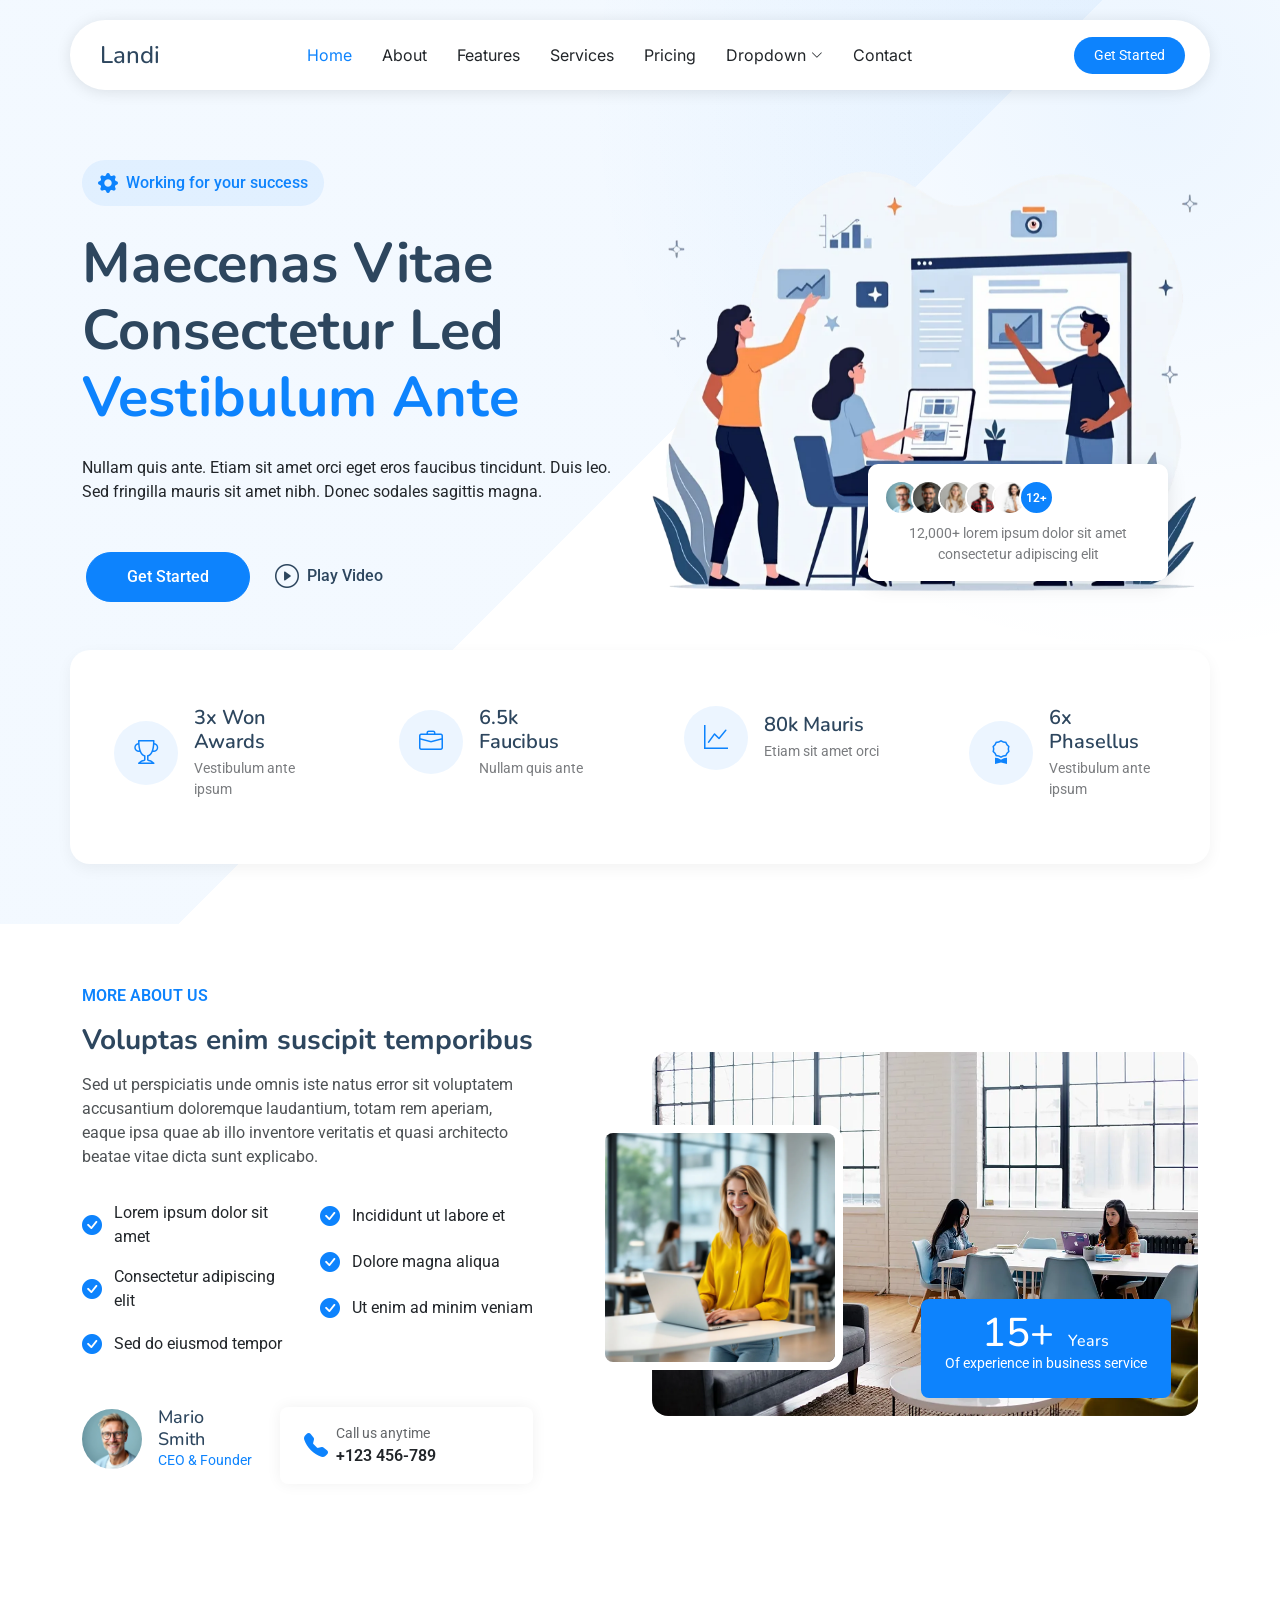
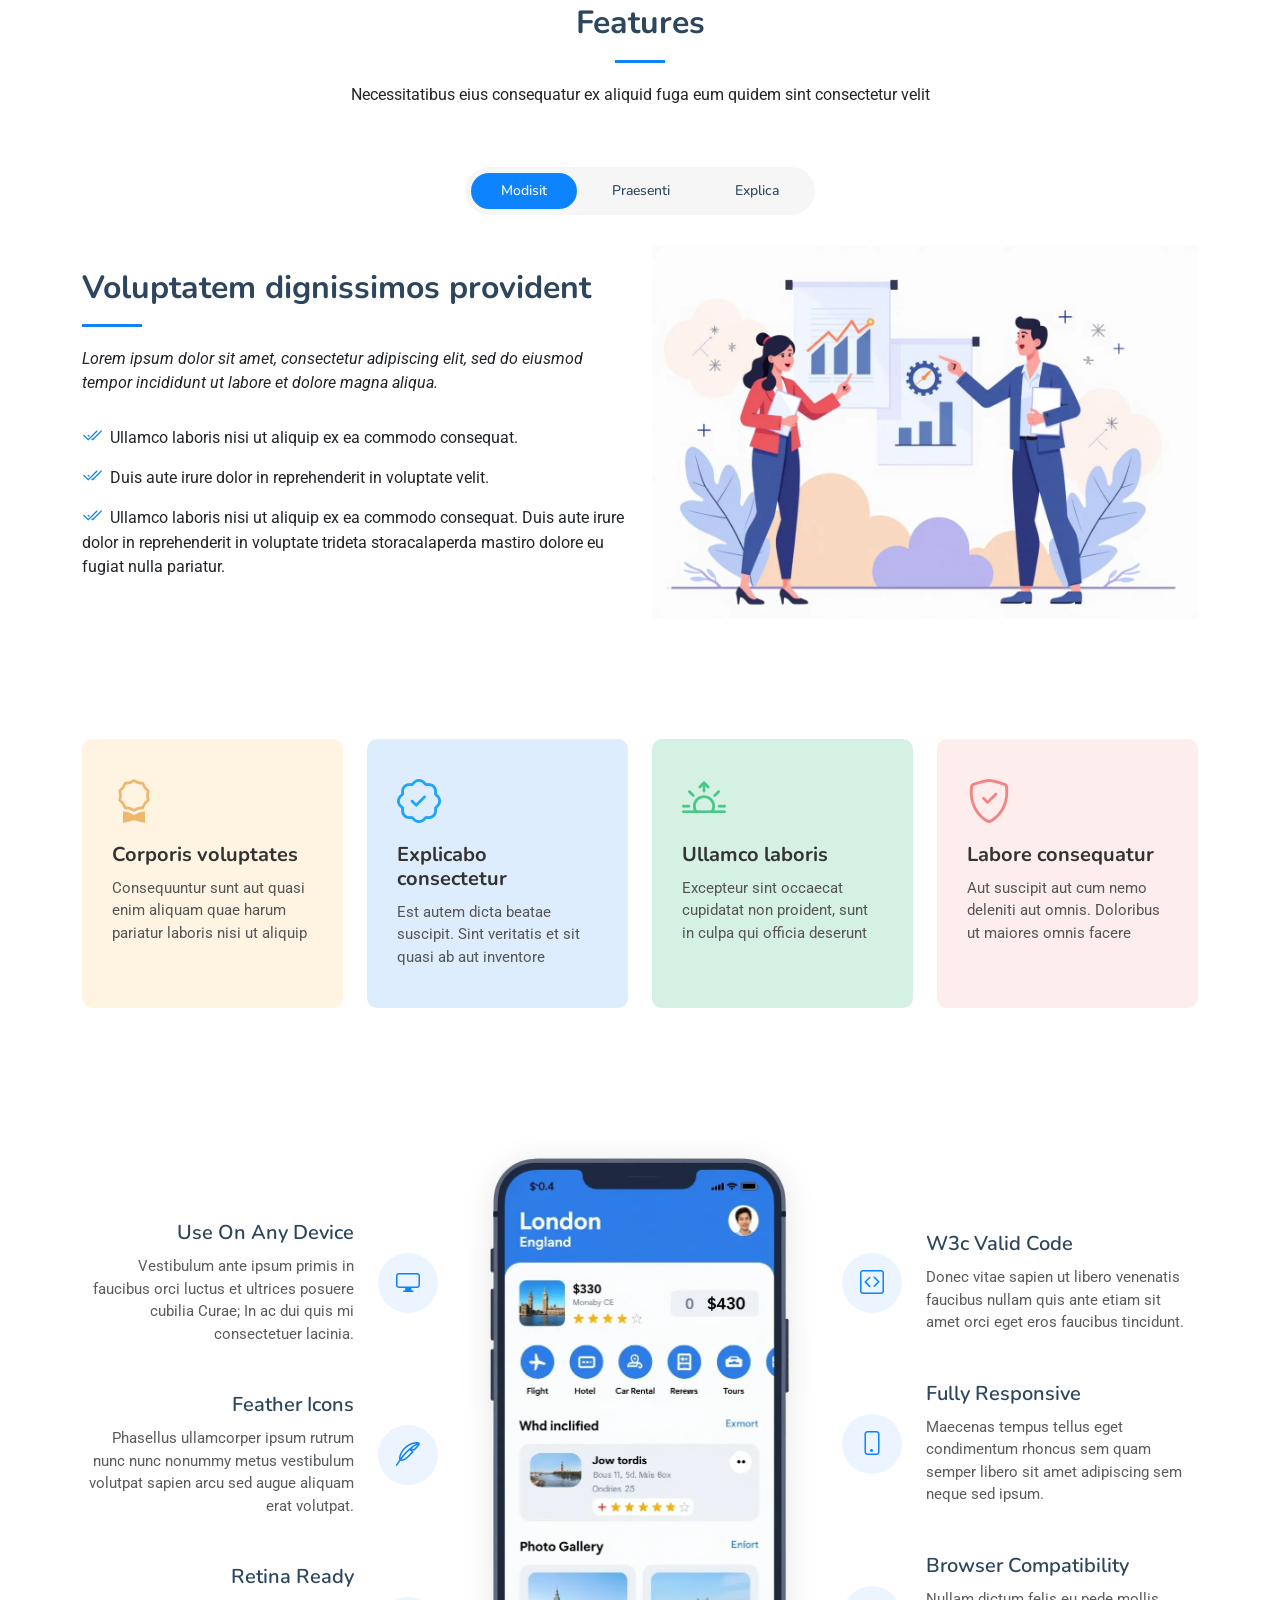
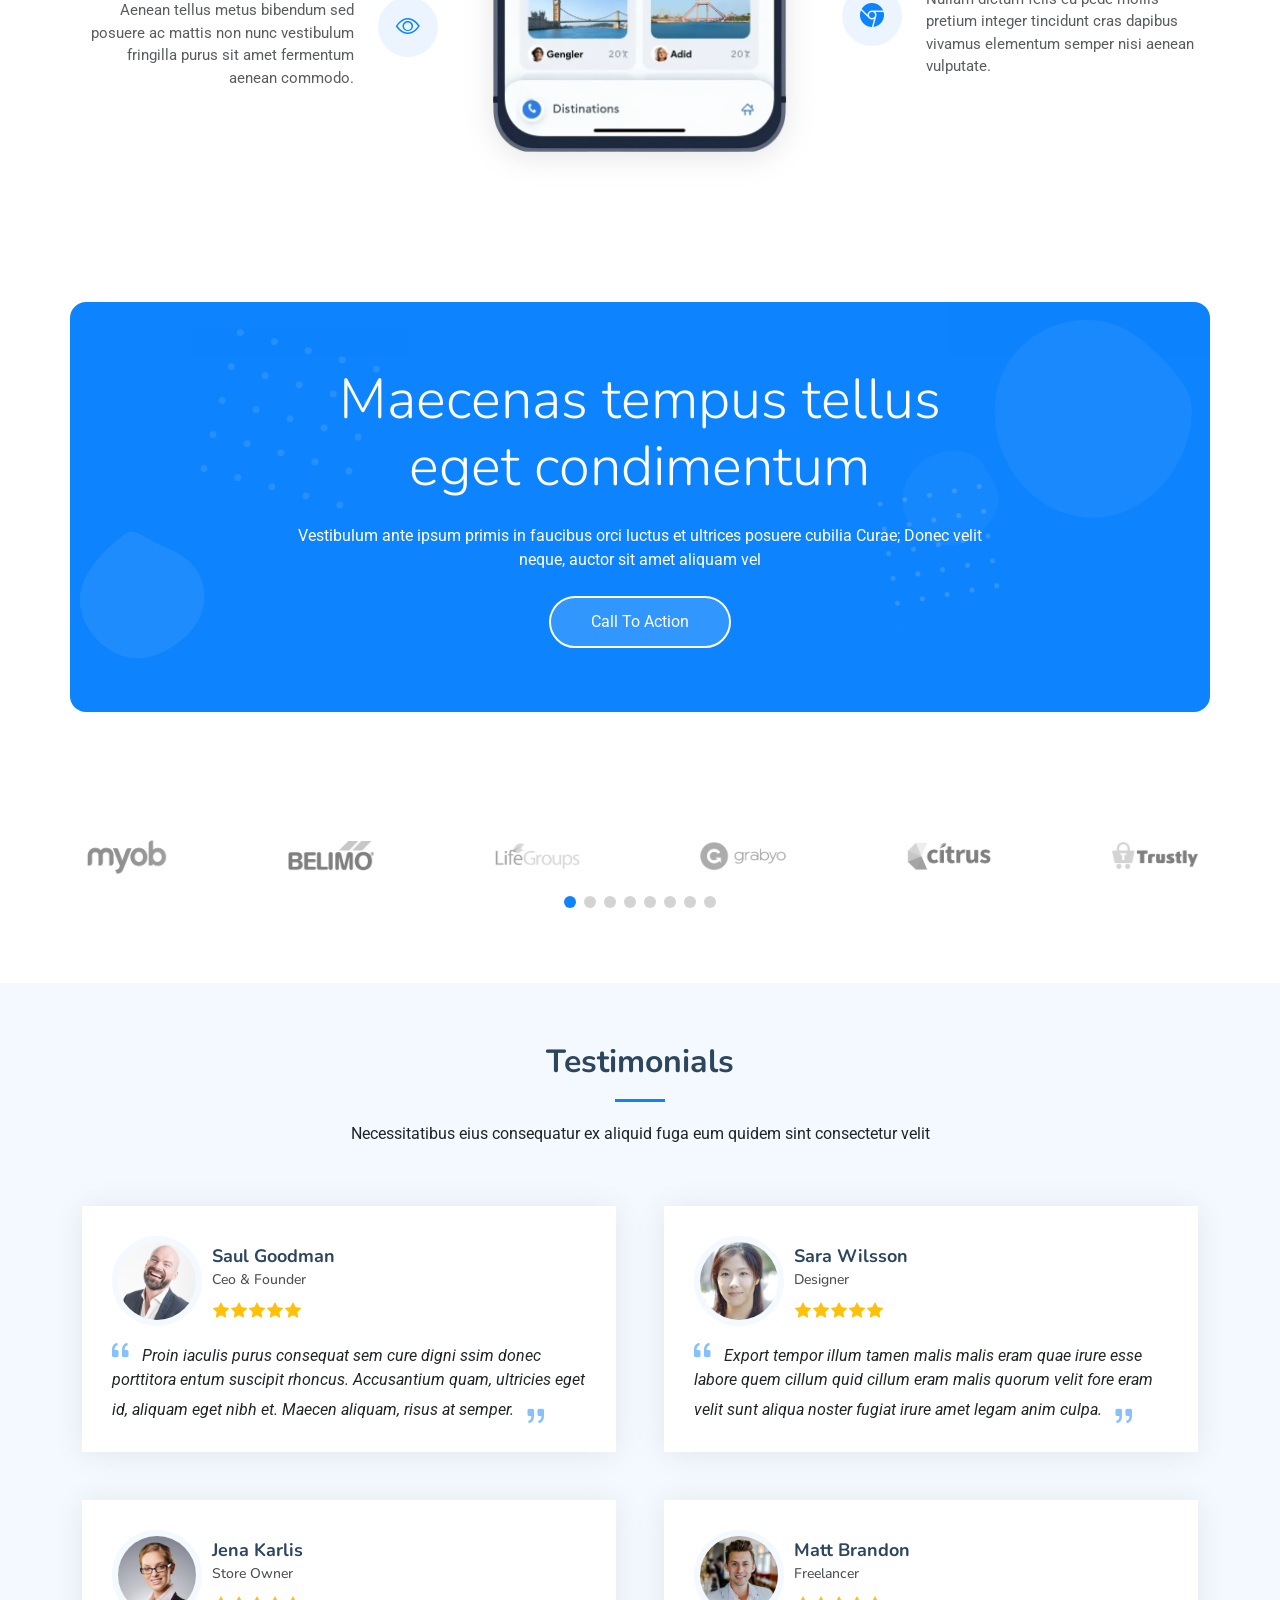
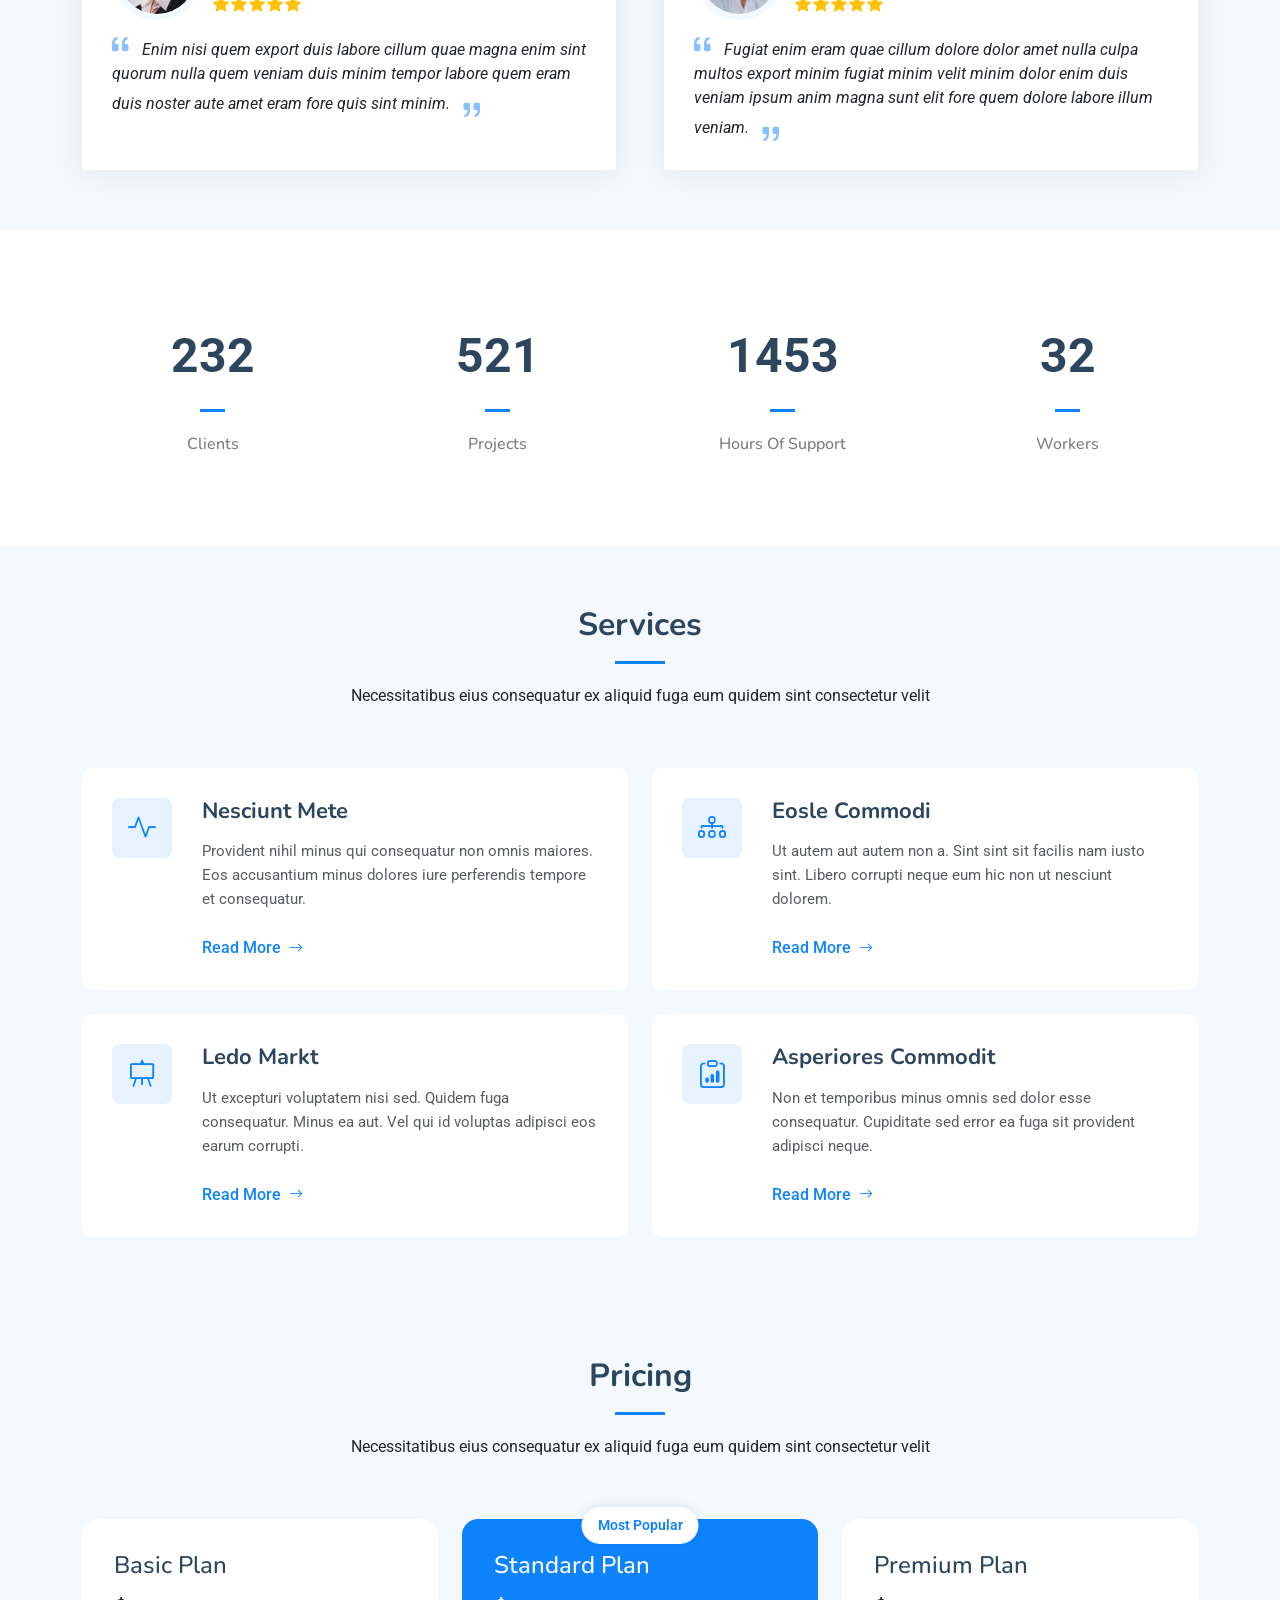
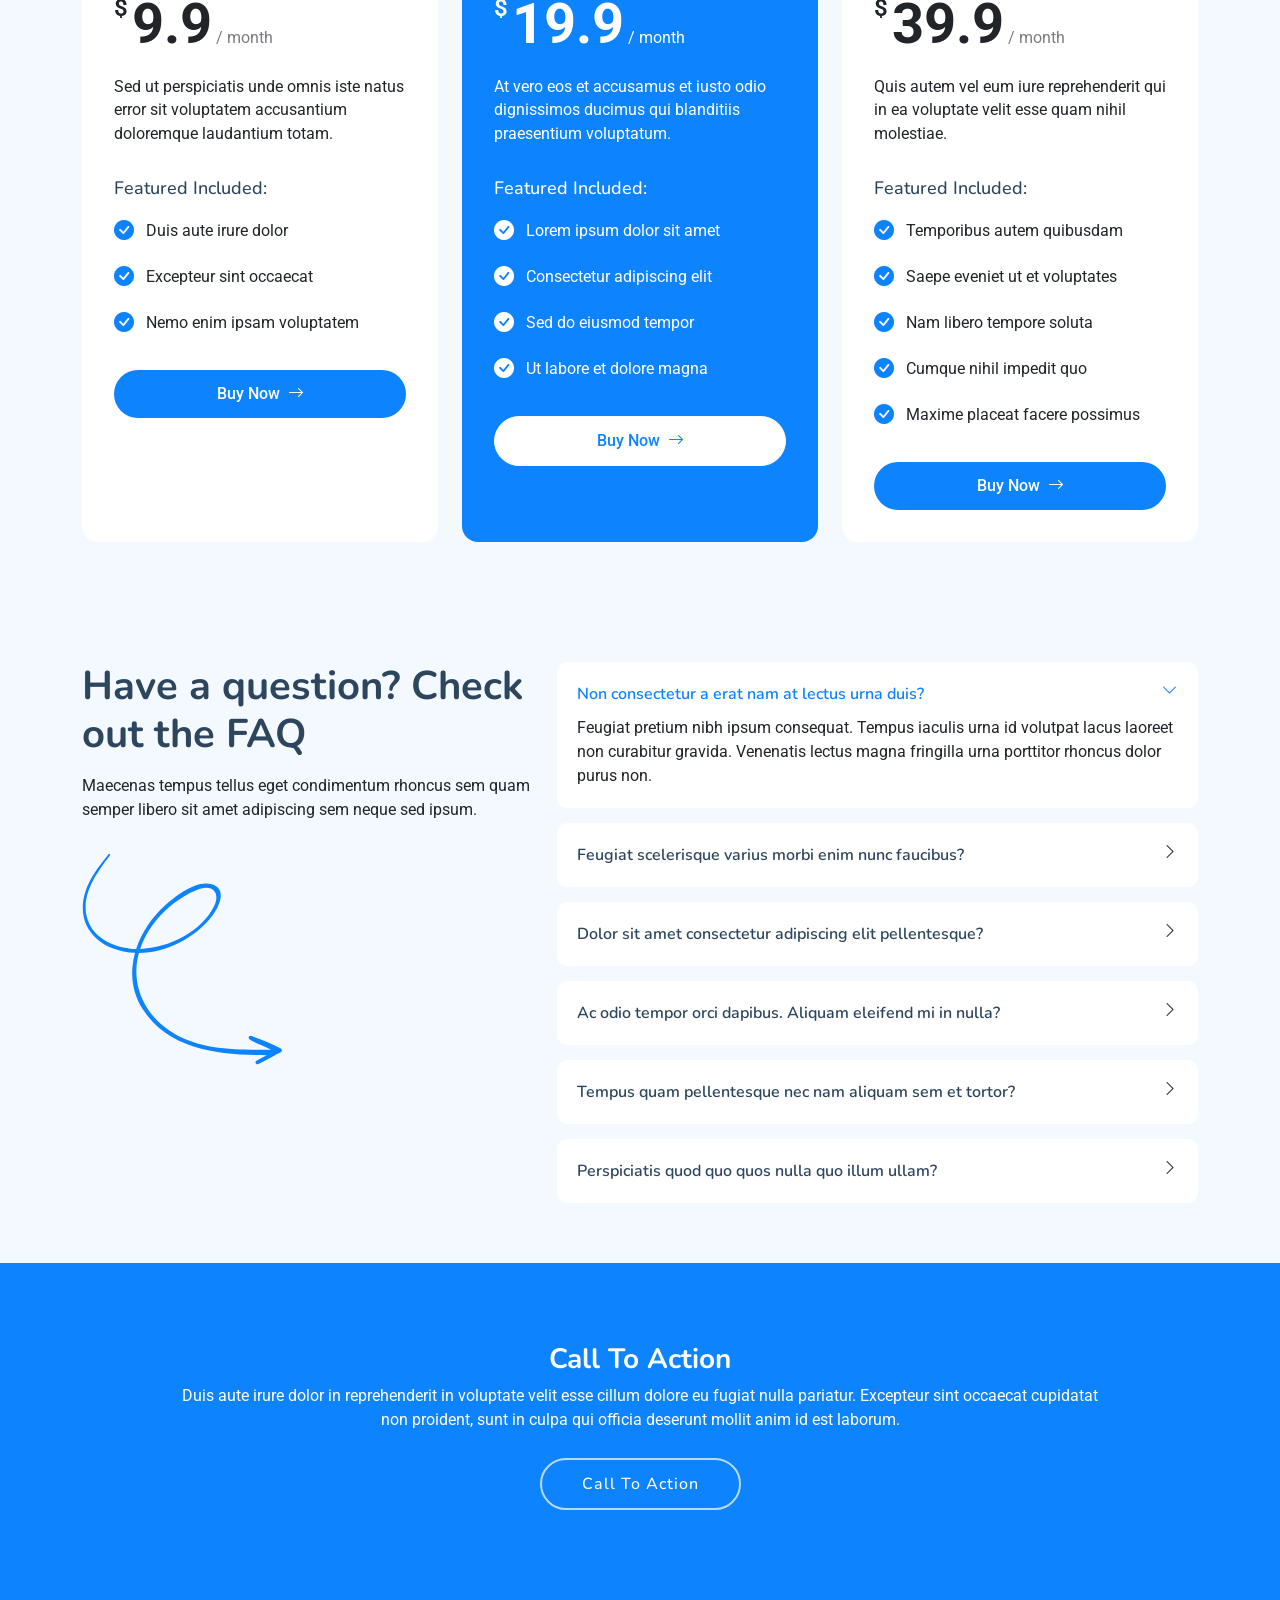
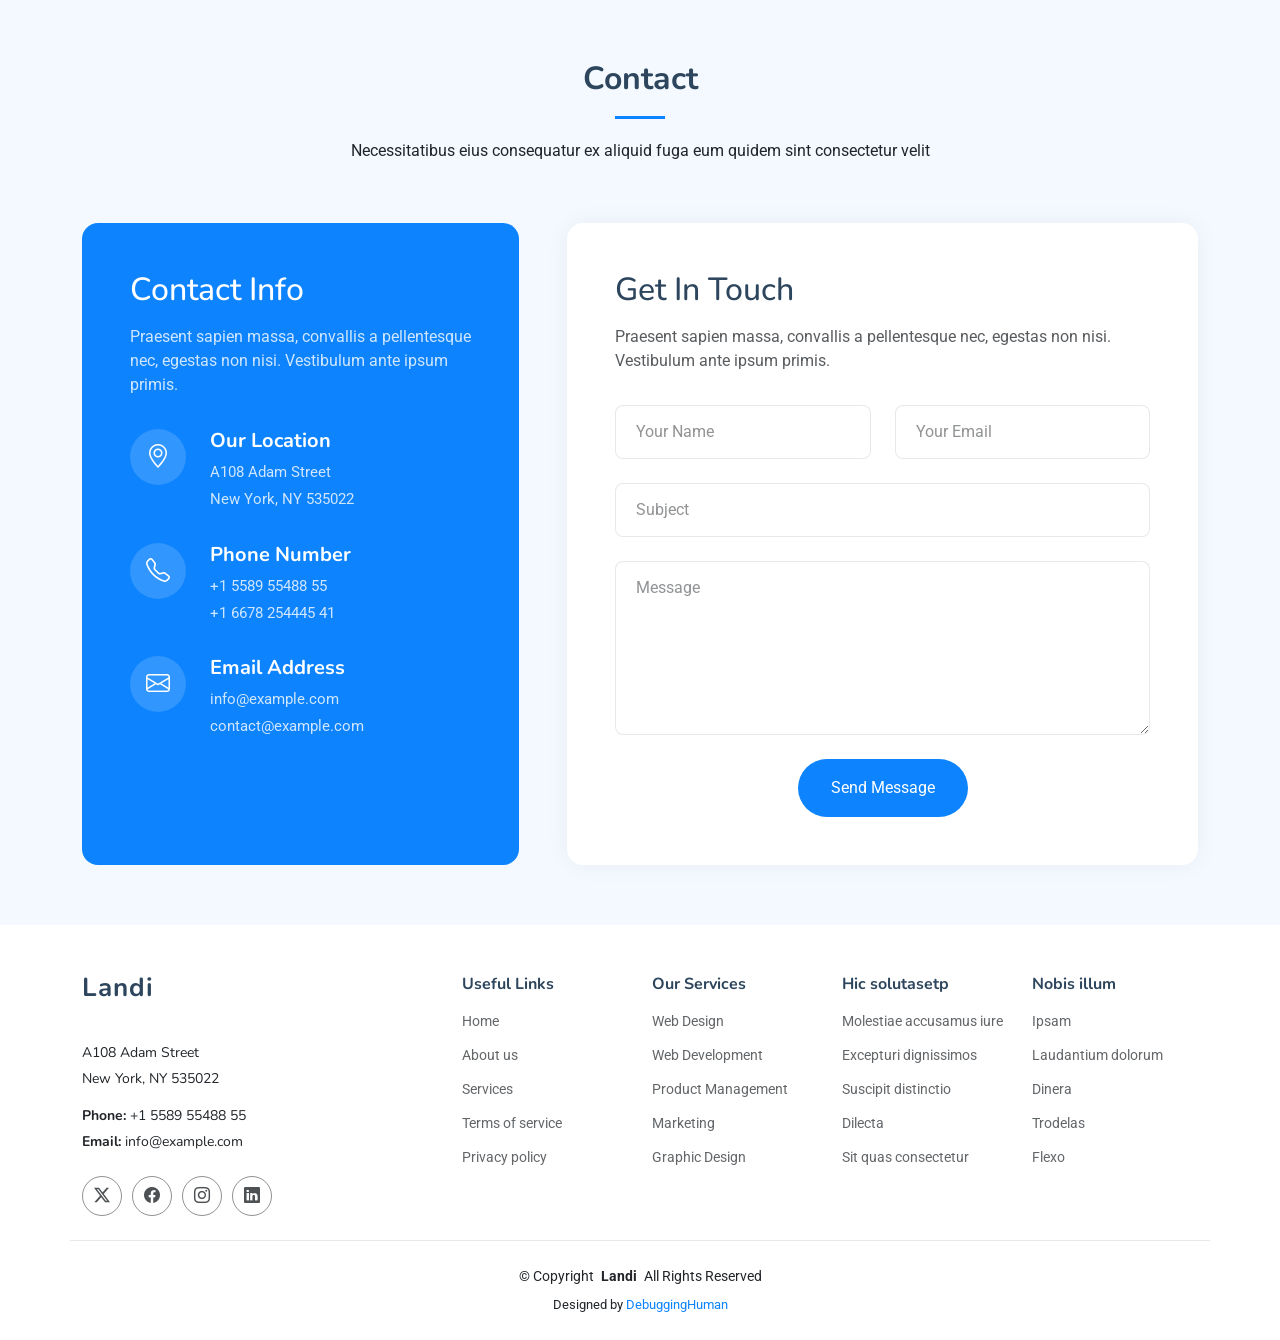
<file: index.html>
<!DOCTYPE html>
<html lang="en">

<head>
  <meta charset="utf-8">
  <meta content="width=device-width, initial-scale=1.0" name="viewport">
  <title>Index - Landi</title>
  <meta name="description" content="">
  <meta name="keywords" content="">

  <!-- Favicons -->
  <link href="assets/img/favicon.png" rel="icon">
  <link href="assets/img/apple-touch-icon.png" rel="apple-touch-icon">

  <!-- Fonts -->
  <link href="https://fonts.googleapis.com" rel="preconnect">
  <link href="https://fonts.gstatic.com" rel="preconnect" crossorigin>
  <link href="https://fonts.googleapis.com/css2?family=Roboto:ital,wght@0,100;0,300;0,400;0,500;0,700;0,900;1,100;1,300;1,400;1,500;1,700;1,900&family=Inter:wght@100;200;300;400;500;600;700;800;900&family=Nunito:ital,wght@0,200;0,300;0,400;0,500;0,600;0,700;0,800;0,900;1,200;1,300;1,400;1,500;1,600;1,700;1,800;1,900&display=swap" rel="stylesheet">

  <!-- Vendor CSS Files -->
  <link href="assets/vendor/bootstrap/css/bootstrap.min.css" rel="stylesheet">
  <link href="assets/vendor/bootstrap-icons/bootstrap-icons.css" rel="stylesheet">
  <link href="assets/vendor/aos/aos.css" rel="stylesheet">
  <link href="assets/vendor/glightbox/css/glightbox.min.css" rel="stylesheet">
  <link href="assets/vendor/swiper/swiper-bundle.min.css" rel="stylesheet">

  <!-- Main CSS File -->
  <link href="assets/css/main.css" rel="stylesheet">
</head>

<body class="index-page">

  <header id="header" class="header d-flex align-items-center fixed-top">
    <div class="header-container container-fluid container-xl position-relative d-flex align-items-center justify-content-between">

      <a href="index.html" class="logo d-flex align-items-center me-auto me-xl-0">
        <!-- Uncomment the line below if you also wish to use an image logo -->
        <!-- <img src="assets/img/logo.png" alt=""> -->
        <h1 class="sitename">Landi</h1>
      </a>

      <nav id="navmenu" class="navmenu">
        <ul>
          <li><a href="#hero" class="active">Home</a></li>
          <li><a href="#about">About</a></li>
          <li><a href="#features">Features</a></li>
          <li><a href="#services">Services</a></li>
          <li><a href="#pricing">Pricing</a></li>
          <li class="dropdown"><a href="#"><span>Dropdown</span> <i class="bi bi-chevron-down toggle-dropdown"></i></a>
            <ul>
              <li><a href="#">Dropdown 1</a></li>
              <li class="dropdown"><a href="#"><span>Deep Dropdown</span> <i class="bi bi-chevron-down toggle-dropdown"></i></a>
                <ul>
                  <li><a href="#">Deep Dropdown 1</a></li>
                  <li><a href="#">Deep Dropdown 2</a></li>
                  <li><a href="#">Deep Dropdown 3</a></li>
                  <li><a href="#">Deep Dropdown 4</a></li>
                  <li><a href="#">Deep Dropdown 5</a></li>
                </ul>
              </li>
              <li><a href="#">Dropdown 2</a></li>
              <li><a href="#">Dropdown 3</a></li>
              <li><a href="#">Dropdown 4</a></li>
            </ul>
          </li>
          <li><a href="#contact">Contact</a></li>
        </ul>
        <i class="mobile-nav-toggle d-xl-none bi bi-list"></i>
      </nav>

      <a class="btn-getstarted" href="index.html#about">Get Started</a>

    </div>
  </header>

  <main class="main">

    <!-- Hero Section -->
    <section id="hero" class="hero section">

      <div class="container" data-aos="fade-up" data-aos-delay="100">

        <div class="row align-items-center">
          <div class="col-lg-6">
            <div class="hero-content" data-aos="fade-up" data-aos-delay="200">
              <div class="company-badge mb-4">
                <i class="bi bi-gear-fill me-2"></i>
                Working for your success
              </div>

              <h1 class="mb-4">
                Maecenas Vitae <br>
                Consectetur Led <br>
                <span class="accent-text">Vestibulum Ante</span>
              </h1>

              <p class="mb-4 mb-md-5">
                Nullam quis ante. Etiam sit amet orci eget eros faucibus tincidunt.
                Duis leo. Sed fringilla mauris sit amet nibh. Donec sodales sagittis magna.
              </p>

              <div class="hero-buttons">
                <a href="#about" class="btn btn-primary me-0 me-sm-2 mx-1">Get Started</a>
                <a href="https://www.youtube.com/watch?v=b-s9tBGKKCU" class="btn btn-link mt-2 mt-sm-0 glightbox">
                  <i class="bi bi-play-circle me-1"></i>
                  Play Video
                </a>
              </div>
            </div>
          </div>

          <div class="col-lg-6">
            <div class="hero-image" data-aos="zoom-out" data-aos-delay="300">
              <img src="assets/img/illustration-1.webp" alt="Hero Image" class="img-fluid">

              <div class="customers-badge">
                <div class="customer-avatars">
                  <img src="assets/img/avatar-1.webp" alt="Customer 1" class="avatar">
                  <img src="assets/img/avatar-2.webp" alt="Customer 2" class="avatar">
                  <img src="assets/img/avatar-3.webp" alt="Customer 3" class="avatar">
                  <img src="assets/img/avatar-4.webp" alt="Customer 4" class="avatar">
                  <img src="assets/img/avatar-5.webp" alt="Customer 5" class="avatar">
                  <span class="avatar more">12+</span>
                </div>
                <p class="mb-0 mt-2">12,000+ lorem ipsum dolor sit amet consectetur adipiscing elit</p>
              </div>
            </div>
          </div>
        </div>

        <div class="row stats-row gy-4 mt-5" data-aos="fade-up" data-aos-delay="500">
          <div class="col-lg-3 col-md-6">
            <div class="stat-item">
              <div class="stat-icon">
                <i class="bi bi-trophy"></i>
              </div>
              <div class="stat-content">
                <h4>3x Won Awards</h4>
                <p class="mb-0">Vestibulum ante ipsum</p>
              </div>
            </div>
          </div>
          <div class="col-lg-3 col-md-6">
            <div class="stat-item">
              <div class="stat-icon">
                <i class="bi bi-briefcase"></i>
              </div>
              <div class="stat-content">
                <h4>6.5k Faucibus</h4>
                <p class="mb-0">Nullam quis ante</p>
              </div>
            </div>
          </div>
          <div class="col-lg-3 col-md-6">
            <div class="stat-item">
              <div class="stat-icon">
                <i class="bi bi-graph-up"></i>
              </div>
              <div class="stat-content">
                <h4>80k Mauris</h4>
                <p class="mb-0">Etiam sit amet orci</p>
              </div>
            </div>
          </div>
          <div class="col-lg-3 col-md-6">
            <div class="stat-item">
              <div class="stat-icon">
                <i class="bi bi-award"></i>
              </div>
              <div class="stat-content">
                <h4>6x Phasellus</h4>
                <p class="mb-0">Vestibulum ante ipsum</p>
              </div>
            </div>
          </div>
        </div>

      </div>

    </section><!-- /Hero Section -->

    <!-- About Section -->
    <section id="about" class="about section">

      <div class="container" data-aos="fade-up" data-aos-delay="100">

        <div class="row gy-4 align-items-center justify-content-between">

          <div class="col-xl-5" data-aos="fade-up" data-aos-delay="200">
            <span class="about-meta">MORE ABOUT US</span>
            <h2 class="about-title">Voluptas enim suscipit temporibus</h2>
            <p class="about-description">Sed ut perspiciatis unde omnis iste natus error sit voluptatem accusantium doloremque laudantium, totam rem aperiam, eaque ipsa quae ab illo inventore veritatis et quasi architecto beatae vitae dicta sunt explicabo.</p>

            <div class="row feature-list-wrapper">
              <div class="col-md-6">
                <ul class="feature-list">
                  <li><i class="bi bi-check-circle-fill"></i> Lorem ipsum dolor sit amet</li>
                  <li><i class="bi bi-check-circle-fill"></i> Consectetur adipiscing elit</li>
                  <li><i class="bi bi-check-circle-fill"></i> Sed do eiusmod tempor</li>
                </ul>
              </div>
              <div class="col-md-6">
                <ul class="feature-list">
                  <li><i class="bi bi-check-circle-fill"></i> Incididunt ut labore et</li>
                  <li><i class="bi bi-check-circle-fill"></i> Dolore magna aliqua</li>
                  <li><i class="bi bi-check-circle-fill"></i> Ut enim ad minim veniam</li>
                </ul>
              </div>
            </div>

            <div class="info-wrapper">
              <div class="row gy-4">
                <div class="col-lg-5">
                  <div class="profile d-flex align-items-center gap-3">
                    <img src="assets/img/avatar-1.webp" alt="CEO Profile" class="profile-image">
                    <div>
                      <h4 class="profile-name">Mario Smith</h4>
                      <p class="profile-position">CEO &amp; Founder</p>
                    </div>
                  </div>
                </div>
                <div class="col-lg-7">
                  <div class="contact-info d-flex align-items-center gap-2">
                    <i class="bi bi-telephone-fill"></i>
                    <div>
                      <p class="contact-label">Call us anytime</p>
                      <p class="contact-number">+123 456-789</p>
                    </div>
                  </div>
                </div>
              </div>
            </div>
          </div>

          <div class="col-xl-6" data-aos="fade-up" data-aos-delay="300">
            <div class="image-wrapper">
              <div class="images position-relative" data-aos="zoom-out" data-aos-delay="400">
                <img src="assets/img/about-5.webp" alt="Business Meeting" class="img-fluid main-image rounded-4">
                <img src="assets/img/about-2.webp" alt="Team Discussion" class="img-fluid small-image rounded-4">
              </div>
              <div class="experience-badge floating">
                <h3>15+ <span>Years</span></h3>
                <p>Of experience in business service</p>
              </div>
            </div>
          </div>
        </div>

      </div>

    </section><!-- /About Section -->

    <!-- Features Section -->
    <section id="features" class="features section">

      <!-- Section Title -->
      <div class="container section-title" data-aos="fade-up">
        <h2>Features</h2>
        <p>Necessitatibus eius consequatur ex aliquid fuga eum quidem sint consectetur velit</p>
      </div><!-- End Section Title -->

      <div class="container">

        <div class="d-flex justify-content-center">

          <ul class="nav nav-tabs" data-aos="fade-up" data-aos-delay="100">

            <li class="nav-item">
              <a class="nav-link active show" data-bs-toggle="tab" data-bs-target="#features-tab-1">
                <h4>Modisit</h4>
              </a>
            </li><!-- End tab nav item -->

            <li class="nav-item">
              <a class="nav-link" data-bs-toggle="tab" data-bs-target="#features-tab-2">
                <h4>Praesenti</h4>
              </a><!-- End tab nav item -->

            </li>
            <li class="nav-item">
              <a class="nav-link" data-bs-toggle="tab" data-bs-target="#features-tab-3">
                <h4>Explica</h4>
              </a>
            </li><!-- End tab nav item -->

          </ul>

        </div>

        <div class="tab-content" data-aos="fade-up" data-aos-delay="200">

          <div class="tab-pane fade active show" id="features-tab-1">
            <div class="row">
              <div class="col-lg-6 order-2 order-lg-1 mt-3 mt-lg-0 d-flex flex-column justify-content-center">
                <h3>Voluptatem dignissimos provident</h3>
                <p class="fst-italic">
                  Lorem ipsum dolor sit amet, consectetur adipiscing elit, sed do eiusmod tempor incididunt ut labore et dolore
                  magna aliqua.
                </p>
                <ul>
                  <li><i class="bi bi-check2-all"></i> <span>Ullamco laboris nisi ut aliquip ex ea commodo consequat.</span></li>
                  <li><i class="bi bi-check2-all"></i> <span>Duis aute irure dolor in reprehenderit in voluptate velit.</span></li>
                  <li><i class="bi bi-check2-all"></i> <span>Ullamco laboris nisi ut aliquip ex ea commodo consequat. Duis aute irure dolor in reprehenderit in voluptate trideta storacalaperda mastiro dolore eu fugiat nulla pariatur.</span></li>
                </ul>
              </div>
              <div class="col-lg-6 order-1 order-lg-2 text-center">
                <img src="assets/img/features-illustration-1.webp" alt="" class="img-fluid">
              </div>
            </div>
          </div><!-- End tab content item -->

          <div class="tab-pane fade" id="features-tab-2">
            <div class="row">
              <div class="col-lg-6 order-2 order-lg-1 mt-3 mt-lg-0 d-flex flex-column justify-content-center">
                <h3>Neque exercitationem debitis</h3>
                <p class="fst-italic">
                  Lorem ipsum dolor sit amet, consectetur adipiscing elit, sed do eiusmod tempor incididunt ut labore et dolore
                  magna aliqua.
                </p>
                <ul>
                  <li><i class="bi bi-check2-all"></i> <span>Ullamco laboris nisi ut aliquip ex ea commodo consequat.</span></li>
                  <li><i class="bi bi-check2-all"></i> <span>Duis aute irure dolor in reprehenderit in voluptate velit.</span></li>
                  <li><i class="bi bi-check2-all"></i> <span>Provident mollitia neque rerum asperiores dolores quos qui a. Ipsum neque dolor voluptate nisi sed.</span></li>
                  <li><i class="bi bi-check2-all"></i> <span>Ullamco laboris nisi ut aliquip ex ea commodo consequat. Duis aute irure dolor in reprehenderit in voluptate trideta storacalaperda mastiro dolore eu fugiat nulla pariatur.</span></li>
                </ul>
              </div>
              <div class="col-lg-6 order-1 order-lg-2 text-center">
                <img src="assets/img/features-illustration-2.webp" alt="" class="img-fluid">
              </div>
            </div>
          </div><!-- End tab content item -->

          <div class="tab-pane fade" id="features-tab-3">
            <div class="row">
              <div class="col-lg-6 order-2 order-lg-1 mt-3 mt-lg-0 d-flex flex-column justify-content-center">
                <h3>Voluptatibus commodi accusamu</h3>
                <ul>
                  <li><i class="bi bi-check2-all"></i> <span>Ullamco laboris nisi ut aliquip ex ea commodo consequat.</span></li>
                  <li><i class="bi bi-check2-all"></i> <span>Duis aute irure dolor in reprehenderit in voluptate velit.</span></li>
                  <li><i class="bi bi-check2-all"></i> <span>Provident mollitia neque rerum asperiores dolores quos qui a. Ipsum neque dolor voluptate nisi sed.</span></li>
                </ul>
                <p class="fst-italic">
                  Lorem ipsum dolor sit amet, consectetur adipiscing elit, sed do eiusmod tempor incididunt ut labore et dolore
                  magna aliqua.
                </p>
              </div>
              <div class="col-lg-6 order-1 order-lg-2 text-center">
                <img src="assets/img/features-illustration-3.webp" alt="" class="img-fluid">
              </div>
            </div>
          </div><!-- End tab content item -->

        </div>

      </div>

    </section><!-- /Features Section -->

    <!-- Features Cards Section -->
    <section id="features-cards" class="features-cards section">

      <div class="container">

        <div class="row gy-4">

          <div class="col-xl-3 col-md-6" data-aos="zoom-in" data-aos-delay="100">
            <div class="feature-box orange">
              <i class="bi bi-award"></i>
              <h4>Corporis voluptates</h4>
              <p>Consequuntur sunt aut quasi enim aliquam quae harum pariatur laboris nisi ut aliquip</p>
            </div>
          </div><!-- End Feature Borx-->

          <div class="col-xl-3 col-md-6" data-aos="zoom-in" data-aos-delay="200">
            <div class="feature-box blue">
              <i class="bi bi-patch-check"></i>
              <h4>Explicabo consectetur</h4>
              <p>Est autem dicta beatae suscipit. Sint veritatis et sit quasi ab aut inventore</p>
            </div>
          </div><!-- End Feature Borx-->

          <div class="col-xl-3 col-md-6" data-aos="zoom-in" data-aos-delay="300">
            <div class="feature-box green">
              <i class="bi bi-sunrise"></i>
              <h4>Ullamco laboris</h4>
              <p>Excepteur sint occaecat cupidatat non proident, sunt in culpa qui officia deserunt</p>
            </div>
          </div><!-- End Feature Borx-->

          <div class="col-xl-3 col-md-6" data-aos="zoom-in" data-aos-delay="400">
            <div class="feature-box red">
              <i class="bi bi-shield-check"></i>
              <h4>Labore consequatur</h4>
              <p>Aut suscipit aut cum nemo deleniti aut omnis. Doloribus ut maiores omnis facere</p>
            </div>
          </div><!-- End Feature Borx-->

        </div>

      </div>

    </section><!-- /Features Cards Section -->

    <!-- Features 2 Section -->
    <section id="features-2" class="features-2 section">

      <div class="container" data-aos="fade-up" data-aos-delay="100">

        <div class="row align-items-center">

          <div class="col-lg-4">

            <div class="feature-item text-end mb-5" data-aos="fade-right" data-aos-delay="200">
              <div class="d-flex align-items-center justify-content-end gap-4">
                <div class="feature-content">
                  <h3>Use On Any Device</h3>
                  <p>Vestibulum ante ipsum primis in faucibus orci luctus et ultrices posuere cubilia Curae; In ac dui quis mi consectetuer lacinia.</p>
                </div>
                <div class="feature-icon flex-shrink-0">
                  <i class="bi bi-display"></i>
                </div>
              </div>
            </div><!-- End .feature-item -->

            <div class="feature-item text-end mb-5" data-aos="fade-right" data-aos-delay="300">
              <div class="d-flex align-items-center justify-content-end gap-4">
                <div class="feature-content">
                  <h3>Feather Icons</h3>
                  <p>Phasellus ullamcorper ipsum rutrum nunc nunc nonummy metus vestibulum volutpat sapien arcu sed augue aliquam erat volutpat.</p>
                </div>
                <div class="feature-icon flex-shrink-0">
                  <i class="bi bi-feather"></i>
                </div>
              </div>
            </div><!-- End .feature-item -->

            <div class="feature-item text-end" data-aos="fade-right" data-aos-delay="400">
              <div class="d-flex align-items-center justify-content-end gap-4">
                <div class="feature-content">
                  <h3>Retina Ready</h3>
                  <p>Aenean tellus metus bibendum sed posuere ac mattis non nunc vestibulum fringilla purus sit amet fermentum aenean commodo.</p>
                </div>
                <div class="feature-icon flex-shrink-0">
                  <i class="bi bi-eye"></i>
                </div>
              </div>
            </div><!-- End .feature-item -->

          </div>

          <div class="col-lg-4" data-aos="zoom-in" data-aos-delay="200">
            <div class="phone-mockup text-center">
              <img src="assets/img/phone-app-screen.webp" alt="Phone Mockup" class="img-fluid">
            </div>
          </div><!-- End Phone Mockup -->

          <div class="col-lg-4">

            <div class="feature-item mb-5" data-aos="fade-left" data-aos-delay="200">
              <div class="d-flex align-items-center gap-4">
                <div class="feature-icon flex-shrink-0">
                  <i class="bi bi-code-square"></i>
                </div>
                <div class="feature-content">
                  <h3>W3c Valid Code</h3>
                  <p>Donec vitae sapien ut libero venenatis faucibus nullam quis ante etiam sit amet orci eget eros faucibus tincidunt.</p>
                </div>
              </div>
            </div><!-- End .feature-item -->

            <div class="feature-item mb-5" data-aos="fade-left" data-aos-delay="300">
              <div class="d-flex align-items-center gap-4">
                <div class="feature-icon flex-shrink-0">
                  <i class="bi bi-phone"></i>
                </div>
                <div class="feature-content">
                  <h3>Fully Responsive</h3>
                  <p>Maecenas tempus tellus eget condimentum rhoncus sem quam semper libero sit amet adipiscing sem neque sed ipsum.</p>
                </div>
              </div>
            </div><!-- End .feature-item -->

            <div class="feature-item" data-aos="fade-left" data-aos-delay="400">
              <div class="d-flex align-items-center gap-4">
                <div class="feature-icon flex-shrink-0">
                  <i class="bi bi-browser-chrome"></i>
                </div>
                <div class="feature-content">
                  <h3>Browser Compatibility</h3>
                  <p>Nullam dictum felis eu pede mollis pretium integer tincidunt cras dapibus vivamus elementum semper nisi aenean vulputate.</p>
                </div>
              </div>
            </div><!-- End .feature-item -->

          </div>
        </div>

      </div>

    </section><!-- /Features 2 Section -->

    <!-- Call To Action Section -->
    <section id="call-to-action" class="call-to-action section">

      <div class="container" data-aos="fade-up" data-aos-delay="100">

        <div class="row content justify-content-center align-items-center position-relative">
          <div class="col-lg-8 mx-auto text-center">
            <h2 class="display-4 mb-4">Maecenas tempus tellus eget condimentum</h2>
            <p class="mb-4">Vestibulum ante ipsum primis in faucibus orci luctus et ultrices posuere cubilia Curae; Donec velit neque, auctor sit amet aliquam vel</p>
            <a href="#" class="btn btn-cta">Call To Action</a>
          </div>

          <!-- Abstract Background Elements -->
          <div class="shape shape-1">
            <svg viewBox="0 0 200 200" xmlns="http://www.w3.org/2000/svg">
              <path d="M47.1,-57.1C59.9,-45.6,68.5,-28.9,71.4,-10.9C74.2,7.1,71.3,26.3,61.5,41.1C51.7,55.9,35,66.2,16.9,69.2C-1.3,72.2,-21,67.8,-36.9,57.9C-52.8,48,-64.9,32.6,-69.1,15.1C-73.3,-2.4,-69.5,-22,-59.4,-37.1C-49.3,-52.2,-32.8,-62.9,-15.7,-64.9C1.5,-67,34.3,-68.5,47.1,-57.1Z" transform="translate(100 100)"></path>
            </svg>
          </div>

          <div class="shape shape-2">
            <svg viewBox="0 0 200 200" xmlns="http://www.w3.org/2000/svg">
              <path d="M41.3,-49.1C54.4,-39.3,66.6,-27.2,71.1,-12.1C75.6,3,72.4,20.9,63.3,34.4C54.2,47.9,39.2,56.9,23.2,62.3C7.1,67.7,-10,69.4,-24.8,64.1C-39.7,58.8,-52.3,46.5,-60.1,31.5C-67.9,16.4,-70.9,-1.4,-66.3,-16.6C-61.8,-31.8,-49.7,-44.3,-36.3,-54C-22.9,-63.7,-8.2,-70.6,3.6,-75.1C15.4,-79.6,28.2,-58.9,41.3,-49.1Z" transform="translate(100 100)"></path>
            </svg>
          </div>

          <!-- Dot Pattern Groups -->
          <div class="dots dots-1">
            <svg viewBox="0 0 100 100" xmlns="http://www.w3.org/2000/svg">
              <pattern id="dot-pattern" x="0" y="0" width="20" height="20" patternUnits="userSpaceOnUse">
                <circle cx="2" cy="2" r="2" fill="currentColor"></circle>
              </pattern>
              <rect width="100" height="100" fill="url(#dot-pattern)"></rect>
            </svg>
          </div>

          <div class="dots dots-2">
            <svg viewBox="0 0 100 100" xmlns="http://www.w3.org/2000/svg">
              <pattern id="dot-pattern-2" x="0" y="0" width="20" height="20" patternUnits="userSpaceOnUse">
                <circle cx="2" cy="2" r="2" fill="currentColor"></circle>
              </pattern>
              <rect width="100" height="100" fill="url(#dot-pattern-2)"></rect>
            </svg>
          </div>

          <div class="shape shape-3">
            <svg viewBox="0 0 200 200" xmlns="http://www.w3.org/2000/svg">
              <path d="M43.3,-57.1C57.4,-46.5,71.1,-32.6,75.3,-16.2C79.5,0.2,74.2,19.1,65.1,35.3C56,51.5,43.1,65,27.4,71.7C11.7,78.4,-6.8,78.3,-23.9,72.4C-41,66.5,-56.7,54.8,-65.4,39.2C-74.1,23.6,-75.8,4,-71.7,-13.2C-67.6,-30.4,-57.7,-45.2,-44.3,-56.1C-30.9,-67,-15.5,-74,0.7,-74.9C16.8,-75.8,33.7,-70.7,43.3,-57.1Z" transform="translate(100 100)"></path>
            </svg>
          </div>
        </div>

      </div>

    </section><!-- /Call To Action Section -->

    <!-- Clients Section -->
    <section id="clients" class="clients section">

      <div class="container" data-aos="fade-up" data-aos-delay="100">

        <div class="swiper init-swiper">
          <script type="application/json" class="swiper-config">
            {
              "loop": true,
              "speed": 600,
              "autoplay": {
                "delay": 5000
              },
              "slidesPerView": "auto",
              "pagination": {
                "el": ".swiper-pagination",
                "type": "bullets",
                "clickable": true
              },
              "breakpoints": {
                "320": {
                  "slidesPerView": 2,
                  "spaceBetween": 40
                },
                "480": {
                  "slidesPerView": 3,
                  "spaceBetween": 60
                },
                "640": {
                  "slidesPerView": 4,
                  "spaceBetween": 80
                },
                "992": {
                  "slidesPerView": 6,
                  "spaceBetween": 120
                }
              }
            }
          </script>
          <div class="swiper-wrapper align-items-center">
            <div class="swiper-slide"><img src="assets/img/clients/client-1.png" class="img-fluid" alt=""></div>
            <div class="swiper-slide"><img src="assets/img/clients/client-2.png" class="img-fluid" alt=""></div>
            <div class="swiper-slide"><img src="assets/img/clients/client-3.png" class="img-fluid" alt=""></div>
            <div class="swiper-slide"><img src="assets/img/clients/client-4.png" class="img-fluid" alt=""></div>
            <div class="swiper-slide"><img src="assets/img/clients/client-5.png" class="img-fluid" alt=""></div>
            <div class="swiper-slide"><img src="assets/img/clients/client-6.png" class="img-fluid" alt=""></div>
            <div class="swiper-slide"><img src="assets/img/clients/client-7.png" class="img-fluid" alt=""></div>
            <div class="swiper-slide"><img src="assets/img/clients/client-8.png" class="img-fluid" alt=""></div>
          </div>
          <div class="swiper-pagination"></div>
        </div>

      </div>

    </section><!-- /Clients Section -->

    <!-- Testimonials Section -->
    <section id="testimonials" class="testimonials section light-background">

      <!-- Section Title -->
      <div class="container section-title" data-aos="fade-up">
        <h2>Testimonials</h2>
        <p>Necessitatibus eius consequatur ex aliquid fuga eum quidem sint consectetur velit</p>
      </div><!-- End Section Title -->

      <div class="container">

        <div class="row g-5">

          <div class="col-lg-6" data-aos="fade-up" data-aos-delay="100">
            <div class="testimonial-item">
              <img src="assets/img/testimonials/testimonials-1.jpg" class="testimonial-img" alt="">
              <h3>Saul Goodman</h3>
              <h4>Ceo &amp; Founder</h4>
              <div class="stars">
                <i class="bi bi-star-fill"></i><i class="bi bi-star-fill"></i><i class="bi bi-star-fill"></i><i class="bi bi-star-fill"></i><i class="bi bi-star-fill"></i>
              </div>
              <p>
                <i class="bi bi-quote quote-icon-left"></i>
                <span>Proin iaculis purus consequat sem cure digni ssim donec porttitora entum suscipit rhoncus. Accusantium quam, ultricies eget id, aliquam eget nibh et. Maecen aliquam, risus at semper.</span>
                <i class="bi bi-quote quote-icon-right"></i>
              </p>
            </div>
          </div><!-- End testimonial item -->

          <div class="col-lg-6" data-aos="fade-up" data-aos-delay="200">
            <div class="testimonial-item">
              <img src="assets/img/testimonials/testimonials-2.jpg" class="testimonial-img" alt="">
              <h3>Sara Wilsson</h3>
              <h4>Designer</h4>
              <div class="stars">
                <i class="bi bi-star-fill"></i><i class="bi bi-star-fill"></i><i class="bi bi-star-fill"></i><i class="bi bi-star-fill"></i><i class="bi bi-star-fill"></i>
              </div>
              <p>
                <i class="bi bi-quote quote-icon-left"></i>
                <span>Export tempor illum tamen malis malis eram quae irure esse labore quem cillum quid cillum eram malis quorum velit fore eram velit sunt aliqua noster fugiat irure amet legam anim culpa.</span>
                <i class="bi bi-quote quote-icon-right"></i>
              </p>
            </div>
          </div><!-- End testimonial item -->

          <div class="col-lg-6" data-aos="fade-up" data-aos-delay="300">
            <div class="testimonial-item">
              <img src="assets/img/testimonials/testimonials-3.jpg" class="testimonial-img" alt="">
              <h3>Jena Karlis</h3>
              <h4>Store Owner</h4>
              <div class="stars">
                <i class="bi bi-star-fill"></i><i class="bi bi-star-fill"></i><i class="bi bi-star-fill"></i><i class="bi bi-star-fill"></i><i class="bi bi-star-fill"></i>
              </div>
              <p>
                <i class="bi bi-quote quote-icon-left"></i>
                <span>Enim nisi quem export duis labore cillum quae magna enim sint quorum nulla quem veniam duis minim tempor labore quem eram duis noster aute amet eram fore quis sint minim.</span>
                <i class="bi bi-quote quote-icon-right"></i>
              </p>
            </div>
          </div><!-- End testimonial item -->

          <div class="col-lg-6" data-aos="fade-up" data-aos-delay="400">
            <div class="testimonial-item">
              <img src="assets/img/testimonials/testimonials-4.jpg" class="testimonial-img" alt="">
              <h3>Matt Brandon</h3>
              <h4>Freelancer</h4>
              <div class="stars">
                <i class="bi bi-star-fill"></i><i class="bi bi-star-fill"></i><i class="bi bi-star-fill"></i><i class="bi bi-star-fill"></i><i class="bi bi-star-fill"></i>
              </div>
              <p>
                <i class="bi bi-quote quote-icon-left"></i>
                <span>Fugiat enim eram quae cillum dolore dolor amet nulla culpa multos export minim fugiat minim velit minim dolor enim duis veniam ipsum anim magna sunt elit fore quem dolore labore illum veniam.</span>
                <i class="bi bi-quote quote-icon-right"></i>
              </p>
            </div>
          </div><!-- End testimonial item -->

        </div>

      </div>

    </section><!-- /Testimonials Section -->

    <!-- Stats Section -->
    <section id="stats" class="stats section">

      <div class="container" data-aos="fade-up" data-aos-delay="100">

        <div class="row gy-4">

          <div class="col-lg-3 col-md-6">
            <div class="stats-item text-center w-100 h-100">
              <span data-purecounter-start="0" data-purecounter-end="232" data-purecounter-duration="1" class="purecounter"></span>
              <p>Clients</p>
            </div>
          </div><!-- End Stats Item -->

          <div class="col-lg-3 col-md-6">
            <div class="stats-item text-center w-100 h-100">
              <span data-purecounter-start="0" data-purecounter-end="521" data-purecounter-duration="1" class="purecounter"></span>
              <p>Projects</p>
            </div>
          </div><!-- End Stats Item -->

          <div class="col-lg-3 col-md-6">
            <div class="stats-item text-center w-100 h-100">
              <span data-purecounter-start="0" data-purecounter-end="1453" data-purecounter-duration="1" class="purecounter"></span>
              <p>Hours Of Support</p>
            </div>
          </div><!-- End Stats Item -->

          <div class="col-lg-3 col-md-6">
            <div class="stats-item text-center w-100 h-100">
              <span data-purecounter-start="0" data-purecounter-end="32" data-purecounter-duration="1" class="purecounter"></span>
              <p>Workers</p>
            </div>
          </div><!-- End Stats Item -->

        </div>

      </div>

    </section><!-- /Stats Section -->

    <!-- Services Section -->
    <section id="services" class="services section light-background">

      <!-- Section Title -->
      <div class="container section-title" data-aos="fade-up">
        <h2>Services</h2>
        <p>Necessitatibus eius consequatur ex aliquid fuga eum quidem sint consectetur velit</p>
      </div><!-- End Section Title -->

      <div class="container" data-aos="fade-up" data-aos-delay="100">

        <div class="row g-4">

          <div class="col-lg-6" data-aos="fade-up" data-aos-delay="100">
            <div class="service-card d-flex">
              <div class="icon flex-shrink-0">
                <i class="bi bi-activity"></i>
              </div>
              <div>
                <h3>Nesciunt Mete</h3>
                <p>Provident nihil minus qui consequatur non omnis maiores. Eos accusantium minus dolores iure perferendis tempore et consequatur.</p>
                <a href="service-details.html" class="read-more">Read More <i class="bi bi-arrow-right"></i></a>
              </div>
            </div>
          </div><!-- End Service Card -->

          <div class="col-lg-6" data-aos="fade-up" data-aos-delay="200">
            <div class="service-card d-flex">
              <div class="icon flex-shrink-0">
                <i class="bi bi-diagram-3"></i>
              </div>
              <div>
                <h3>Eosle Commodi</h3>
                <p>Ut autem aut autem non a. Sint sint sit facilis nam iusto sint. Libero corrupti neque eum hic non ut nesciunt dolorem.</p>
                <a href="service-details.html" class="read-more">Read More <i class="bi bi-arrow-right"></i></a>
              </div>
            </div>
          </div><!-- End Service Card -->

          <div class="col-lg-6" data-aos="fade-up" data-aos-delay="300">
            <div class="service-card d-flex">
              <div class="icon flex-shrink-0">
                <i class="bi bi-easel"></i>
              </div>
              <div>
                <h3>Ledo Markt</h3>
                <p>Ut excepturi voluptatem nisi sed. Quidem fuga consequatur. Minus ea aut. Vel qui id voluptas adipisci eos earum corrupti.</p>
                <a href="service-details.html" class="read-more">Read More <i class="bi bi-arrow-right"></i></a>
              </div>
            </div>
          </div><!-- End Service Card -->

          <div class="col-lg-6" data-aos="fade-up" data-aos-delay="400">
            <div class="service-card d-flex">
              <div class="icon flex-shrink-0">
                <i class="bi bi-clipboard-data"></i>
              </div>
              <div>
                <h3>Asperiores Commodit</h3>
                <p>Non et temporibus minus omnis sed dolor esse consequatur. Cupiditate sed error ea fuga sit provident adipisci neque.</p>
                <a href="service-details.html" class="read-more">Read More <i class="bi bi-arrow-right"></i></a>
              </div>
            </div>
          </div><!-- End Service Card -->

        </div>

      </div>

    </section><!-- /Services Section -->

    <!-- Pricing Section -->
    <section id="pricing" class="pricing section light-background">

      <!-- Section Title -->
      <div class="container section-title" data-aos="fade-up">
        <h2>Pricing</h2>
        <p>Necessitatibus eius consequatur ex aliquid fuga eum quidem sint consectetur velit</p>
      </div><!-- End Section Title -->

      <div class="container" data-aos="fade-up" data-aos-delay="100">

        <div class="row g-4 justify-content-center">

          <!-- Basic Plan -->
          <div class="col-lg-4" data-aos="fade-up" data-aos-delay="100">
            <div class="pricing-card">
              <h3>Basic Plan</h3>
              <div class="price">
                <span class="currency">$</span>
                <span class="amount">9.9</span>
                <span class="period">/ month</span>
              </div>
              <p class="description">Sed ut perspiciatis unde omnis iste natus error sit voluptatem accusantium doloremque laudantium totam.</p>

              <h4>Featured Included:</h4>
              <ul class="features-list">
                <li>
                  <i class="bi bi-check-circle-fill"></i>
                  Duis aute irure dolor
                </li>
                <li>
                  <i class="bi bi-check-circle-fill"></i>
                  Excepteur sint occaecat
                </li>
                <li>
                  <i class="bi bi-check-circle-fill"></i>
                  Nemo enim ipsam voluptatem
                </li>
              </ul>

              <a href="#" class="btn btn-primary">
                Buy Now
                <i class="bi bi-arrow-right"></i>
              </a>
            </div>
          </div>

          <!-- Standard Plan -->
          <div class="col-lg-4" data-aos="fade-up" data-aos-delay="200">
            <div class="pricing-card popular">
              <div class="popular-badge">Most Popular</div>
              <h3>Standard Plan</h3>
              <div class="price">
                <span class="currency">$</span>
                <span class="amount">19.9</span>
                <span class="period">/ month</span>
              </div>
              <p class="description">At vero eos et accusamus et iusto odio dignissimos ducimus qui blanditiis praesentium voluptatum.</p>

              <h4>Featured Included:</h4>
              <ul class="features-list">
                <li>
                  <i class="bi bi-check-circle-fill"></i>
                  Lorem ipsum dolor sit amet
                </li>
                <li>
                  <i class="bi bi-check-circle-fill"></i>
                  Consectetur adipiscing elit
                </li>
                <li>
                  <i class="bi bi-check-circle-fill"></i>
                  Sed do eiusmod tempor
                </li>
                <li>
                  <i class="bi bi-check-circle-fill"></i>
                  Ut labore et dolore magna
                </li>
              </ul>

              <a href="#" class="btn btn-light">
                Buy Now
                <i class="bi bi-arrow-right"></i>
              </a>
            </div>
          </div>

          <!-- Premium Plan -->
          <div class="col-lg-4" data-aos="fade-up" data-aos-delay="300">
            <div class="pricing-card">
              <h3>Premium Plan</h3>
              <div class="price">
                <span class="currency">$</span>
                <span class="amount">39.9</span>
                <span class="period">/ month</span>
              </div>
              <p class="description">Quis autem vel eum iure reprehenderit qui in ea voluptate velit esse quam nihil molestiae.</p>

              <h4>Featured Included:</h4>
              <ul class="features-list">
                <li>
                  <i class="bi bi-check-circle-fill"></i>
                  Temporibus autem quibusdam
                </li>
                <li>
                  <i class="bi bi-check-circle-fill"></i>
                  Saepe eveniet ut et voluptates
                </li>
                <li>
                  <i class="bi bi-check-circle-fill"></i>
                  Nam libero tempore soluta
                </li>
                <li>
                  <i class="bi bi-check-circle-fill"></i>
                  Cumque nihil impedit quo
                </li>
                <li>
                  <i class="bi bi-check-circle-fill"></i>
                  Maxime placeat facere possimus
                </li>
              </ul>

              <a href="#" class="btn btn-primary">
                Buy Now
                <i class="bi bi-arrow-right"></i>
              </a>
            </div>
          </div>

        </div>

      </div>

    </section><!-- /Pricing Section -->

    <!-- Faq Section -->
    <section class="faq-9 faq section light-background" id="faq">

      <div class="container">
        <div class="row">

          <div class="col-lg-5" data-aos="fade-up">
            <h2 class="faq-title">Have a question? Check out the FAQ</h2>
            <p class="faq-description">Maecenas tempus tellus eget condimentum rhoncus sem quam semper libero sit amet adipiscing sem neque sed ipsum.</p>
            <div class="faq-arrow d-none d-lg-block" data-aos="fade-up" data-aos-delay="200">
              <svg class="faq-arrow" width="200" height="211" viewBox="0 0 200 211" fill="none" xmlns="http://www.w3.org/2000/svg">
                <path d="M198.804 194.488C189.279 189.596 179.529 185.52 169.407 182.07L169.384 182.049C169.227 181.994 169.07 181.939 168.912 181.884C166.669 181.139 165.906 184.546 167.669 185.615C174.053 189.473 182.761 191.837 189.146 195.695C156.603 195.912 119.781 196.591 91.266 179.049C62.5221 161.368 48.1094 130.695 56.934 98.891C84.5539 98.7247 112.556 84.0176 129.508 62.667C136.396 53.9724 146.193 35.1448 129.773 30.2717C114.292 25.6624 93.7109 41.8875 83.1971 51.3147C70.1109 63.039 59.63 78.433 54.2039 95.0087C52.1221 94.9842 50.0776 94.8683 48.0703 94.6608C30.1803 92.8027 11.2197 83.6338 5.44902 65.1074C-1.88449 41.5699 14.4994 19.0183 27.9202 1.56641C28.6411 0.625793 27.2862 -0.561638 26.5419 0.358501C13.4588 16.4098 -0.221091 34.5242 0.896608 56.5659C1.8218 74.6941 14.221 87.9401 30.4121 94.2058C37.7076 97.0203 45.3454 98.5003 53.0334 98.8449C47.8679 117.532 49.2961 137.487 60.7729 155.283C87.7615 197.081 139.616 201.147 184.786 201.155L174.332 206.827C172.119 208.033 174.345 211.287 176.537 210.105C182.06 207.125 187.582 204.122 193.084 201.144C193.346 201.147 195.161 199.887 195.423 199.868C197.08 198.548 193.084 201.144 195.528 199.81C196.688 199.192 197.846 198.552 199.006 197.935C200.397 197.167 200.007 195.087 198.804 194.488ZM60.8213 88.0427C67.6894 72.648 78.8538 59.1566 92.1207 49.0388C98.8475 43.9065 106.334 39.2953 114.188 36.1439C117.295 34.8947 120.798 33.6609 124.168 33.635C134.365 33.5511 136.354 42.9911 132.638 51.031C120.47 77.4222 86.8639 93.9837 58.0983 94.9666C58.8971 92.6666 59.783 90.3603 60.8213 88.0427Z" fill="currentColor"></path>
              </svg>
            </div>
          </div>

          <div class="col-lg-7" data-aos="fade-up" data-aos-delay="300">
            <div class="faq-container">

              <div class="faq-item faq-active">
                <h3>Non consectetur a erat nam at lectus urna duis?</h3>
                <div class="faq-content">
                  <p>Feugiat pretium nibh ipsum consequat. Tempus iaculis urna id volutpat lacus laoreet non curabitur gravida. Venenatis lectus magna fringilla urna porttitor rhoncus dolor purus non.</p>
                </div>
                <i class="faq-toggle bi bi-chevron-right"></i>
              </div><!-- End Faq item-->

              <div class="faq-item">
                <h3>Feugiat scelerisque varius morbi enim nunc faucibus?</h3>
                <div class="faq-content">
                  <p>Dolor sit amet consectetur adipiscing elit pellentesque habitant morbi. Id interdum velit laoreet id donec ultrices. Fringilla phasellus faucibus scelerisque eleifend donec pretium. Est pellentesque elit ullamcorper dignissim. Mauris ultrices eros in cursus turpis massa tincidunt dui.</p>
                </div>
                <i class="faq-toggle bi bi-chevron-right"></i>
              </div><!-- End Faq item-->

              <div class="faq-item">
                <h3>Dolor sit amet consectetur adipiscing elit pellentesque?</h3>
                <div class="faq-content">
                  <p>Eleifend mi in nulla posuere sollicitudin aliquam ultrices sagittis orci. Faucibus pulvinar elementum integer enim. Sem nulla pharetra diam sit amet nisl suscipit. Rutrum tellus pellentesque eu tincidunt. Lectus urna duis convallis convallis tellus. Urna molestie at elementum eu facilisis sed odio morbi quis</p>
                </div>
                <i class="faq-toggle bi bi-chevron-right"></i>
              </div><!-- End Faq item-->

              <div class="faq-item">
                <h3>Ac odio tempor orci dapibus. Aliquam eleifend mi in nulla?</h3>
                <div class="faq-content">
                  <p>Dolor sit amet consectetur adipiscing elit pellentesque habitant morbi. Id interdum velit laoreet id donec ultrices. Fringilla phasellus faucibus scelerisque eleifend donec pretium. Est pellentesque elit ullamcorper dignissim. Mauris ultrices eros in cursus turpis massa tincidunt dui.</p>
                </div>
                <i class="faq-toggle bi bi-chevron-right"></i>
              </div><!-- End Faq item-->

              <div class="faq-item">
                <h3>Tempus quam pellentesque nec nam aliquam sem et tortor?</h3>
                <div class="faq-content">
                  <p>Molestie a iaculis at erat pellentesque adipiscing commodo. Dignissim suspendisse in est ante in. Nunc vel risus commodo viverra maecenas accumsan. Sit amet nisl suscipit adipiscing bibendum est. Purus gravida quis blandit turpis cursus in</p>
                </div>
                <i class="faq-toggle bi bi-chevron-right"></i>
              </div><!-- End Faq item-->

              <div class="faq-item">
                <h3>Perspiciatis quod quo quos nulla quo illum ullam?</h3>
                <div class="faq-content">
                  <p>Enim ea facilis quaerat voluptas quidem et dolorem. Quis et consequatur non sed in suscipit sequi. Distinctio ipsam dolore et.</p>
                </div>
                <i class="faq-toggle bi bi-chevron-right"></i>
              </div><!-- End Faq item-->

            </div>
          </div>

        </div>
      </div>
    </section><!-- /Faq Section -->

    <!-- Call To Action 2 Section -->
    <section id="call-to-action-2" class="call-to-action-2 section dark-background">

      <div class="container">
        <div class="row justify-content-center" data-aos="zoom-in" data-aos-delay="100">
          <div class="col-xl-10">
            <div class="text-center">
              <h3>Call To Action</h3>
              <p>Duis aute irure dolor in reprehenderit in voluptate velit esse cillum dolore eu fugiat nulla pariatur. Excepteur sint occaecat cupidatat non proident, sunt in culpa qui officia deserunt mollit anim id est laborum.</p>
              <a class="cta-btn" href="#">Call To Action</a>
            </div>
          </div>
        </div>
      </div>

    </section><!-- /Call To Action 2 Section -->

    <!-- Contact Section -->
    <section id="contact" class="contact section light-background">

      <!-- Section Title -->
      <div class="container section-title" data-aos="fade-up">
        <h2>Contact</h2>
        <p>Necessitatibus eius consequatur ex aliquid fuga eum quidem sint consectetur velit</p>
      </div><!-- End Section Title -->

      <div class="container" data-aos="fade-up" data-aos-delay="100">

        <div class="row g-4 g-lg-5">
          <div class="col-lg-5">
            <div class="info-box" data-aos="fade-up" data-aos-delay="200">
              <h3>Contact Info</h3>
              <p>Praesent sapien massa, convallis a pellentesque nec, egestas non nisi. Vestibulum ante ipsum primis.</p>

              <div class="info-item" data-aos="fade-up" data-aos-delay="300">
                <div class="icon-box">
                  <i class="bi bi-geo-alt"></i>
                </div>
                <div class="content">
                  <h4>Our Location</h4>
                  <p>A108 Adam Street</p>
                  <p>New York, NY 535022</p>
                </div>
              </div>

              <div class="info-item" data-aos="fade-up" data-aos-delay="400">
                <div class="icon-box">
                  <i class="bi bi-telephone"></i>
                </div>
                <div class="content">
                  <h4>Phone Number</h4>
                  <p>+1 5589 55488 55</p>
                  <p>+1 6678 254445 41</p>
                </div>
              </div>

              <div class="info-item" data-aos="fade-up" data-aos-delay="500">
                <div class="icon-box">
                  <i class="bi bi-envelope"></i>
                </div>
                <div class="content">
                  <h4>Email Address</h4>
                  <p>info@example.com</p>
                  <p>contact@example.com</p>
                </div>
              </div>
            </div>
          </div>

          <div class="col-lg-7">
            <div class="contact-form" data-aos="fade-up" data-aos-delay="300">
              <h3>Get In Touch</h3>
              <p>Praesent sapien massa, convallis a pellentesque nec, egestas non nisi. Vestibulum ante ipsum primis.</p>

              <form action="forms/contact.php" method="post" class="php-email-form" data-aos="fade-up" data-aos-delay="200">
                <div class="row gy-4">

                  <div class="col-md-6">
                    <input type="text" name="name" class="form-control" placeholder="Your Name" required="">
                  </div>

                  <div class="col-md-6 ">
                    <input type="email" class="form-control" name="email" placeholder="Your Email" required="">
                  </div>

                  <div class="col-12">
                    <input type="text" class="form-control" name="subject" placeholder="Subject" required="">
                  </div>

                  <div class="col-12">
                    <textarea class="form-control" name="message" rows="6" placeholder="Message" required=""></textarea>
                  </div>

                  <div class="col-12 text-center">
                    <div class="loading">Loading</div>
                    <div class="error-message"></div>
                    <div class="sent-message">Your message has been sent. Thank you!</div>

                    <button type="submit" class="btn">Send Message</button>
                  </div>

                </div>
              </form>

            </div>
          </div>

        </div>

      </div>

    </section><!-- /Contact Section -->

  </main>

  <footer id="footer" class="footer">

    <div class="container footer-top">
      <div class="row gy-4">
        <div class="col-lg-4 col-md-6 footer-about">
          <a href="index.html" class="logo d-flex align-items-center">
            <span class="sitename">Landi</span>
          </a>
          <div class="footer-contact pt-3">
            <p>A108 Adam Street</p>
            <p>New York, NY 535022</p>
            <p class="mt-3"><strong>Phone:</strong> <span>+1 5589 55488 55</span></p>
            <p><strong>Email:</strong> <span>info@example.com</span></p>
          </div>
          <div class="social-links d-flex mt-4">
            <a href=""><i class="bi bi-twitter-x"></i></a>
            <a href=""><i class="bi bi-facebook"></i></a>
            <a href=""><i class="bi bi-instagram"></i></a>
            <a href=""><i class="bi bi-linkedin"></i></a>
          </div>
        </div>

        <div class="col-lg-2 col-md-3 footer-links">
          <h4>Useful Links</h4>
          <ul>
            <li><a href="#">Home</a></li>
            <li><a href="#">About us</a></li>
            <li><a href="#">Services</a></li>
            <li><a href="#">Terms of service</a></li>
            <li><a href="#">Privacy policy</a></li>
          </ul>
        </div>

        <div class="col-lg-2 col-md-3 footer-links">
          <h4>Our Services</h4>
          <ul>
            <li><a href="#">Web Design</a></li>
            <li><a href="#">Web Development</a></li>
            <li><a href="#">Product Management</a></li>
            <li><a href="#">Marketing</a></li>
            <li><a href="#">Graphic Design</a></li>
          </ul>
        </div>

        <div class="col-lg-2 col-md-3 footer-links">
          <h4>Hic solutasetp</h4>
          <ul>
            <li><a href="#">Molestiae accusamus iure</a></li>
            <li><a href="#">Excepturi dignissimos</a></li>
            <li><a href="#">Suscipit distinctio</a></li>
            <li><a href="#">Dilecta</a></li>
            <li><a href="#">Sit quas consectetur</a></li>
          </ul>
        </div>

        <div class="col-lg-2 col-md-3 footer-links">
          <h4>Nobis illum</h4>
          <ul>
            <li><a href="#">Ipsam</a></li>
            <li><a href="#">Laudantium dolorum</a></li>
            <li><a href="#">Dinera</a></li>
            <li><a href="#">Trodelas</a></li>
            <li><a href="#">Flexo</a></li>
          </ul>
        </div>

      </div>
    </div>

    <div class="container copyright text-center mt-4">
      <p>© <span>Copyright</span> <strong class="px-1 sitename">Landi</strong> <span>All Rights Reserved</span></p>
      <div class="credits">
        Designed by <a href="https://debugginghuman.com/">DebuggingHuman</a>
      </div>
    </div>

  </footer>

  <!-- Scroll Top -->
  <a href="#" id="scroll-top" class="scroll-top d-flex align-items-center justify-content-center"><i class="bi bi-arrow-up-short"></i></a>

  <!-- Vendor JS Files -->
  <script src="assets/vendor/bootstrap/js/bootstrap.bundle.min.js"></script>
  <script src="assets/vendor/aos/aos.js"></script>
  <script src="assets/vendor/glightbox/js/glightbox.min.js"></script>
  <script src="assets/vendor/swiper/swiper-bundle.min.js"></script>
  <script src="assets/vendor/purecounter/purecounter_vanilla.js"></script>

  <!-- Main JS File -->
  <script src="assets/js/main.js"></script>

</body>

</html>
</file>
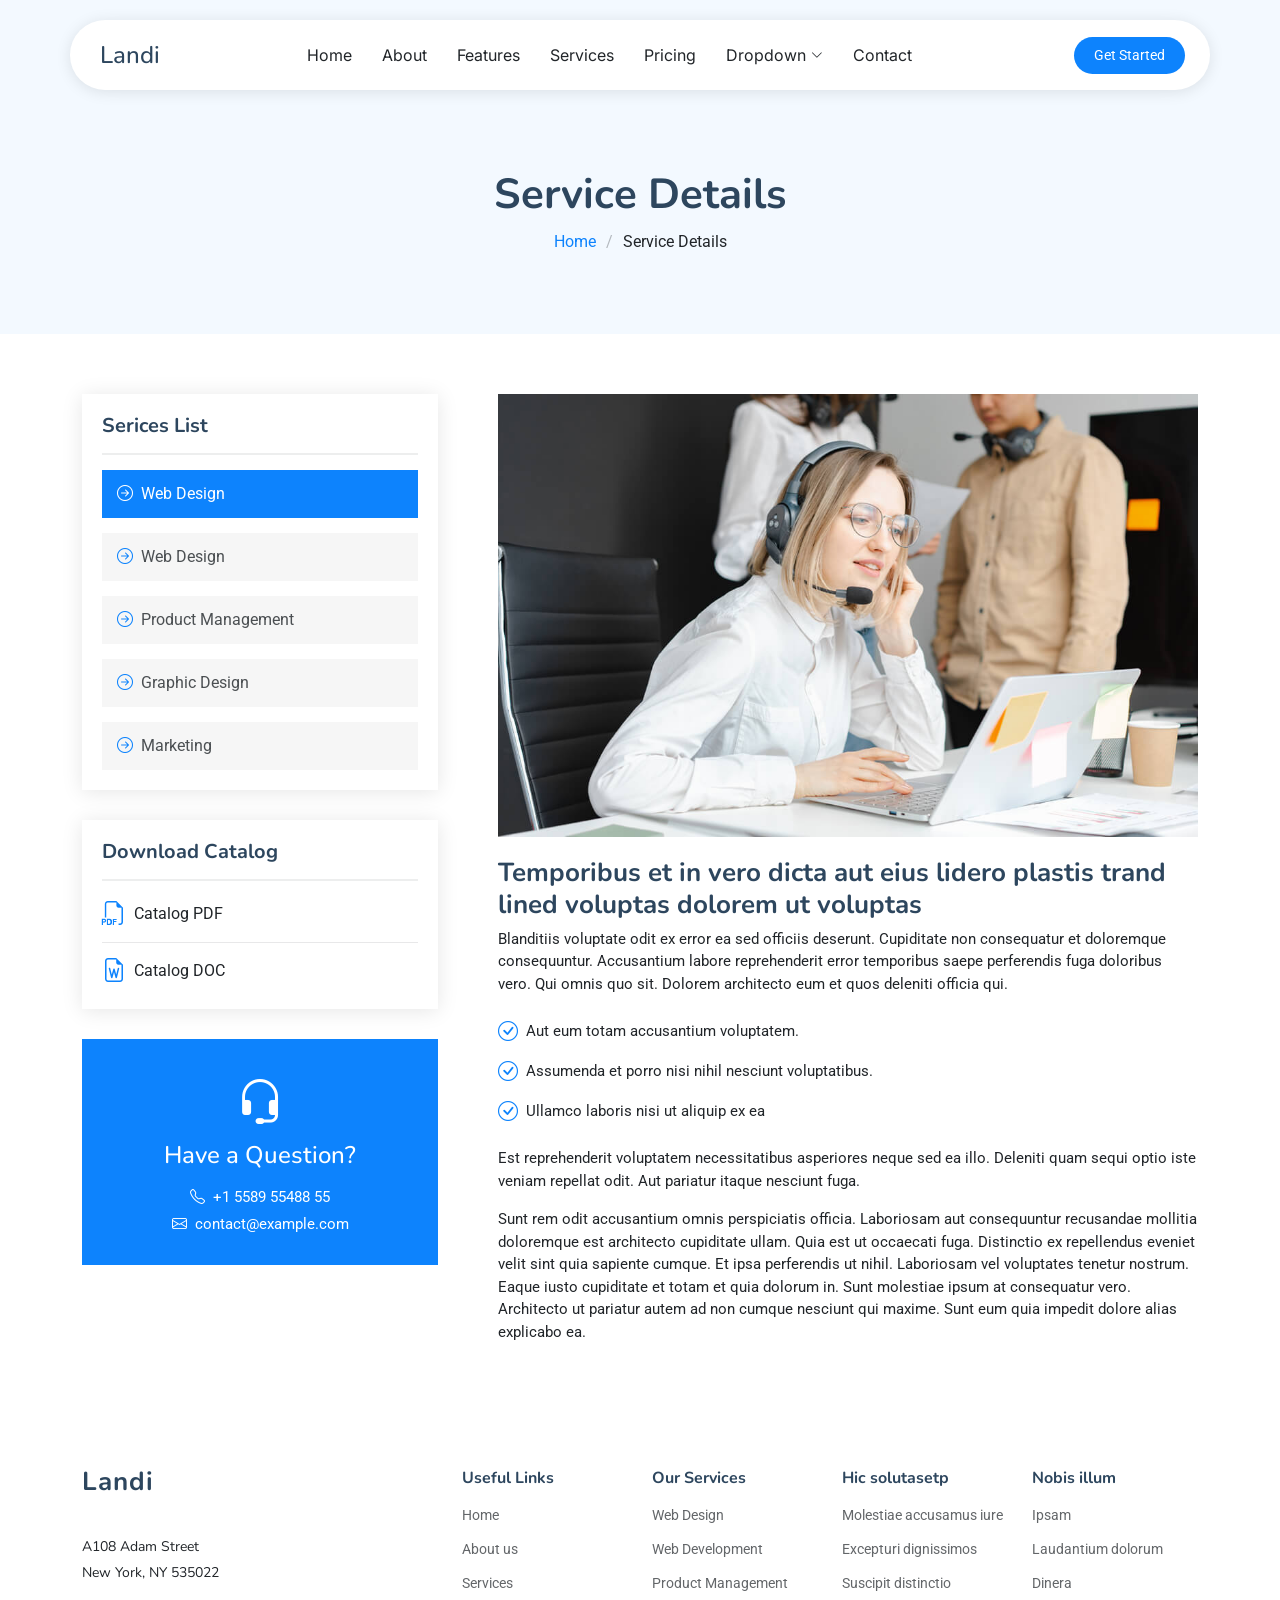
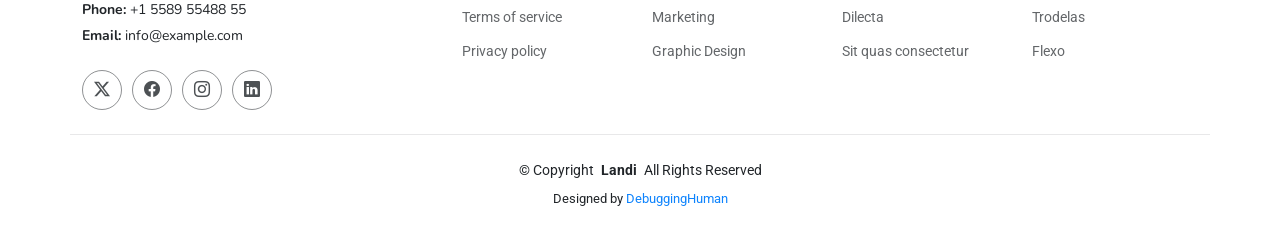
<file: service-details.html>
<!DOCTYPE html>
<html lang="en">

<head>
  <meta charset="utf-8">
  <meta content="width=device-width, initial-scale=1.0" name="viewport">
  <title>Service Details - Landi</title>
  <meta name="description" content="">
  <meta name="keywords" content="">

  <!-- Favicons -->
  <link href="assets/img/favicon.png" rel="icon">
  <link href="assets/img/apple-touch-icon.png" rel="apple-touch-icon">

  <!-- Fonts -->
  <link href="https://fonts.googleapis.com" rel="preconnect">
  <link href="https://fonts.gstatic.com" rel="preconnect" crossorigin>
  <link href="https://fonts.googleapis.com/css2?family=Roboto:ital,wght@0,100;0,300;0,400;0,500;0,700;0,900;1,100;1,300;1,400;1,500;1,700;1,900&family=Inter:wght@100;200;300;400;500;600;700;800;900&family=Nunito:ital,wght@0,200;0,300;0,400;0,500;0,600;0,700;0,800;0,900;1,200;1,300;1,400;1,500;1,600;1,700;1,800;1,900&display=swap" rel="stylesheet">

  <!-- Vendor CSS Files -->
  <link href="assets/vendor/bootstrap/css/bootstrap.min.css" rel="stylesheet">
  <link href="assets/vendor/bootstrap-icons/bootstrap-icons.css" rel="stylesheet">
  <link href="assets/vendor/aos/aos.css" rel="stylesheet">
  <link href="assets/vendor/glightbox/css/glightbox.min.css" rel="stylesheet">
  <link href="assets/vendor/swiper/swiper-bundle.min.css" rel="stylesheet">

  <!-- Main CSS File -->
  <link href="assets/css/main.css" rel="stylesheet">
</head>

<body class="service-details-page">

  <header id="header" class="header d-flex align-items-center fixed-top">
    <div class="header-container container-fluid container-xl position-relative d-flex align-items-center justify-content-between">

      <a href="index.html" class="logo d-flex align-items-center me-auto me-xl-0">
        <!-- Uncomment the line below if you also wish to use an image logo -->
        <!-- <img src="assets/img/logo.png" alt=""> -->
        <h1 class="sitename">Landi</h1>
      </a>

      <nav id="navmenu" class="navmenu">
        <ul>
          <li><a href="#hero">Home</a></li>
          <li><a href="#about">About</a></li>
          <li><a href="#features">Features</a></li>
          <li><a href="#services">Services</a></li>
          <li><a href="#pricing">Pricing</a></li>
          <li class="dropdown"><a href="#"><span>Dropdown</span> <i class="bi bi-chevron-down toggle-dropdown"></i></a>
            <ul>
              <li><a href="#">Dropdown 1</a></li>
              <li class="dropdown"><a href="#"><span>Deep Dropdown</span> <i class="bi bi-chevron-down toggle-dropdown"></i></a>
                <ul>
                  <li><a href="#">Deep Dropdown 1</a></li>
                  <li><a href="#">Deep Dropdown 2</a></li>
                  <li><a href="#">Deep Dropdown 3</a></li>
                  <li><a href="#">Deep Dropdown 4</a></li>
                  <li><a href="#">Deep Dropdown 5</a></li>
                </ul>
              </li>
              <li><a href="#">Dropdown 2</a></li>
              <li><a href="#">Dropdown 3</a></li>
              <li><a href="#">Dropdown 4</a></li>
            </ul>
          </li>
          <li><a href="#contact">Contact</a></li>
        </ul>
        <i class="mobile-nav-toggle d-xl-none bi bi-list"></i>
      </nav>

      <a class="btn-getstarted" href="index.html#about">Get Started</a>

    </div>
  </header>

  <main class="main">

    <!-- Page Title -->
    <div class="page-title light-background">
      <div class="container">
        <h1>Service Details</h1>
        <nav class="breadcrumbs">
          <ol>
            <li><a href="index.html">Home</a></li>
            <li class="current">Service Details</li>
          </ol>
        </nav>
      </div>
    </div><!-- End Page Title -->

    <!-- Service Details Section -->
    <section id="service-details" class="service-details section">

      <div class="container">

        <div class="row gy-5">

          <div class="col-lg-4" data-aos="fade-up" data-aos-delay="100">

            <div class="service-box">
              <h4>Serices List</h4>
              <div class="services-list">
                <a href="#" class="active"><i class="bi bi-arrow-right-circle"></i><span>Web Design</span></a>
                <a href="#"><i class="bi bi-arrow-right-circle"></i><span>Web Design</span></a>
                <a href="#"><i class="bi bi-arrow-right-circle"></i><span>Product Management</span></a>
                <a href="#"><i class="bi bi-arrow-right-circle"></i><span>Graphic Design</span></a>
                <a href="#"><i class="bi bi-arrow-right-circle"></i><span>Marketing</span></a>
              </div>
            </div><!-- End Services List -->

            <div class="service-box">
              <h4>Download Catalog</h4>
              <div class="download-catalog">
                <a href="#"><i class="bi bi-filetype-pdf"></i><span>Catalog PDF</span></a>
                <a href="#"><i class="bi bi-file-earmark-word"></i><span>Catalog DOC</span></a>
              </div>
            </div><!-- End Services List -->

            <div class="help-box d-flex flex-column justify-content-center align-items-center">
              <i class="bi bi-headset help-icon"></i>
              <h4>Have a Question?</h4>
              <p class="d-flex align-items-center mt-2 mb-0"><i class="bi bi-telephone me-2"></i> <span>+1 5589 55488 55</span></p>
              <p class="d-flex align-items-center mt-1 mb-0"><i class="bi bi-envelope me-2"></i> <a href="mailto:contact@example.com">contact@example.com</a></p>
            </div>

          </div>

          <div class="col-lg-8 ps-lg-5" data-aos="fade-up" data-aos-delay="200">
            <img src="assets/img/services.jpg" alt="" class="img-fluid services-img">
            <h3>Temporibus et in vero dicta aut eius lidero plastis trand lined voluptas dolorem ut voluptas</h3>
            <p>
              Blanditiis voluptate odit ex error ea sed officiis deserunt. Cupiditate non consequatur et doloremque consequuntur. Accusantium labore reprehenderit error temporibus saepe perferendis fuga doloribus vero. Qui omnis quo sit. Dolorem architecto eum et quos deleniti officia qui.
            </p>
            <ul>
              <li><i class="bi bi-check-circle"></i> <span>Aut eum totam accusantium voluptatem.</span></li>
              <li><i class="bi bi-check-circle"></i> <span>Assumenda et porro nisi nihil nesciunt voluptatibus.</span></li>
              <li><i class="bi bi-check-circle"></i> <span>Ullamco laboris nisi ut aliquip ex ea</span></li>
            </ul>
            <p>
              Est reprehenderit voluptatem necessitatibus asperiores neque sed ea illo. Deleniti quam sequi optio iste veniam repellat odit. Aut pariatur itaque nesciunt fuga.
            </p>
            <p>
              Sunt rem odit accusantium omnis perspiciatis officia. Laboriosam aut consequuntur recusandae mollitia doloremque est architecto cupiditate ullam. Quia est ut occaecati fuga. Distinctio ex repellendus eveniet velit sint quia sapiente cumque. Et ipsa perferendis ut nihil. Laboriosam vel voluptates tenetur nostrum. Eaque iusto cupiditate et totam et quia dolorum in. Sunt molestiae ipsum at consequatur vero. Architecto ut pariatur autem ad non cumque nesciunt qui maxime. Sunt eum quia impedit dolore alias explicabo ea.
            </p>
          </div>

        </div>

      </div>

    </section><!-- /Service Details Section -->

  </main>

  <footer id="footer" class="footer">

    <div class="container footer-top">
      <div class="row gy-4">
        <div class="col-lg-4 col-md-6 footer-about">
          <a href="index.html" class="logo d-flex align-items-center">
            <span class="sitename">Landi</span>
          </a>
          <div class="footer-contact pt-3">
            <p>A108 Adam Street</p>
            <p>New York, NY 535022</p>
            <p class="mt-3"><strong>Phone:</strong> <span>+1 5589 55488 55</span></p>
            <p><strong>Email:</strong> <span>info@example.com</span></p>
          </div>
          <div class="social-links d-flex mt-4">
            <a href=""><i class="bi bi-twitter-x"></i></a>
            <a href=""><i class="bi bi-facebook"></i></a>
            <a href=""><i class="bi bi-instagram"></i></a>
            <a href=""><i class="bi bi-linkedin"></i></a>
          </div>
        </div>

        <div class="col-lg-2 col-md-3 footer-links">
          <h4>Useful Links</h4>
          <ul>
            <li><a href="#">Home</a></li>
            <li><a href="#">About us</a></li>
            <li><a href="#">Services</a></li>
            <li><a href="#">Terms of service</a></li>
            <li><a href="#">Privacy policy</a></li>
          </ul>
        </div>

        <div class="col-lg-2 col-md-3 footer-links">
          <h4>Our Services</h4>
          <ul>
            <li><a href="#">Web Design</a></li>
            <li><a href="#">Web Development</a></li>
            <li><a href="#">Product Management</a></li>
            <li><a href="#">Marketing</a></li>
            <li><a href="#">Graphic Design</a></li>
          </ul>
        </div>

        <div class="col-lg-2 col-md-3 footer-links">
          <h4>Hic solutasetp</h4>
          <ul>
            <li><a href="#">Molestiae accusamus iure</a></li>
            <li><a href="#">Excepturi dignissimos</a></li>
            <li><a href="#">Suscipit distinctio</a></li>
            <li><a href="#">Dilecta</a></li>
            <li><a href="#">Sit quas consectetur</a></li>
          </ul>
        </div>

        <div class="col-lg-2 col-md-3 footer-links">
          <h4>Nobis illum</h4>
          <ul>
            <li><a href="#">Ipsam</a></li>
            <li><a href="#">Laudantium dolorum</a></li>
            <li><a href="#">Dinera</a></li>
            <li><a href="#">Trodelas</a></li>
            <li><a href="#">Flexo</a></li>
          </ul>
        </div>

      </div>
    </div>

    <div class="container copyright text-center mt-4">
      <p>© <span>Copyright</span> <strong class="px-1 sitename">Landi</strong> <span>All Rights Reserved</span></p>
      <div class="credits">
        Designed by <a href="https://debugginghuman.com/">DebuggingHuman</a>
      </div>
    </div>

  </footer>

  <!-- Scroll Top -->
  <a href="#" id="scroll-top" class="scroll-top d-flex align-items-center justify-content-center"><i class="bi bi-arrow-up-short"></i></a>

  <!-- Vendor JS Files -->
  <script src="assets/vendor/bootstrap/js/bootstrap.bundle.min.js"></script>
  <script src="assets/vendor/aos/aos.js"></script>
  <script src="assets/vendor/glightbox/js/glightbox.min.js"></script>
  <script src="assets/vendor/swiper/swiper-bundle.min.js"></script>
  <script src="assets/vendor/purecounter/purecounter_vanilla.js"></script>

  <!-- Main JS File -->
  <script src="assets/js/main.js"></script>

</body>

</html>
</file>
<file: assets/css/main.css>
/* Fonts */
:root {
  --default-font: "Roboto",  system-ui, -apple-system, "Segoe UI", Roboto, "Helvetica Neue", Arial, "Noto Sans", "Liberation Sans", sans-serif, "Apple Color Emoji", "Segoe UI Emoji", "Segoe UI Symbol", "Noto Color Emoji";
  --heading-font: "Nunito",  sans-serif;
  --nav-font: "Inter",  sans-serif;
}

/* Global Colors - The following color variables are used throughout the website. Updating them here will change the color scheme of the entire website */
:root { 
  --background-color: #ffffff; /* Background color for the entire website, including individual sections */
  --default-color: #212529; /* Default color used for the majority of the text content across the entire website */
  --heading-color: #2d465e; /* Color for headings, subheadings and title throughout the website */
  --accent-color: #0d83fd; /* Accent color that represents your brand on the website. It's used for buttons, links, and other elements that need to stand out */
  --surface-color: #ffffff; /* The surface color is used as a background of boxed elements within sections, such as cards, icon boxes, or other elements that require a visual separation from the global background. */
  --contrast-color: #ffffff; /* Contrast color for text, ensuring readability against backgrounds of accent, heading, or default colors. */
}

/* Nav Menu Colors - The following color variables are used specifically for the navigation menu. They are separate from the global colors to allow for more customization options */
:root {
  --nav-color: #212529;  /* The default color of the main navmenu links */
  --nav-hover-color: #0d83fd; /* Applied to main navmenu links when they are hovered over or active */
  --nav-mobile-background-color: #ffffff; /* Used as the background color for mobile navigation menu */
  --nav-dropdown-background-color: #ffffff; /* Used as the background color for dropdown items that appear when hovering over primary navigation items */
  --nav-dropdown-color: #212529; /* Used for navigation links of the dropdown items in the navigation menu. */
  --nav-dropdown-hover-color: #0d83fd; /* Similar to --nav-hover-color, this color is applied to dropdown navigation links when they are hovered over. */
}

/* Color Presets - These classes override global colors when applied to any section or element, providing reuse of the sam color scheme. */

.light-background {
  --background-color: #f3f9ff;
  --surface-color: #ffffff;
}

.dark-background {
  --background-color: #0d83fd;
  --default-color: #ffffff;
  --heading-color: #ffffff;
  --surface-color: #409dfd;
  --contrast-color: #ffffff;
}

/* Smooth scroll */
:root {
  scroll-behavior: smooth;
}

/*--------------------------------------------------------------
# General Styling & Shared Classes
--------------------------------------------------------------*/
body {
  color: var(--default-color);
  background-color: var(--background-color);
  font-family: var(--default-font);
}

a {
  color: var(--accent-color);
  text-decoration: none;
  transition: 0.3s;
}

a:hover {
  color: color-mix(in srgb, var(--accent-color), transparent 25%);
  text-decoration: none;
}

h1,
h2,
h3,
h4,
h5,
h6 {
  color: var(--heading-color);
  font-family: var(--heading-font);
}

/* PHP Email Form Messages
------------------------------*/
.php-email-form .error-message {
  display: none;
  background: #df1529;
  color: #ffffff;
  text-align: left;
  padding: 15px;
  margin-bottom: 24px;
  font-weight: 600;
}

.php-email-form .sent-message {
  display: none;
  color: #ffffff;
  background: #059652;
  text-align: center;
  padding: 15px;
  margin-bottom: 24px;
  font-weight: 600;
}

.php-email-form .loading {
  display: none;
  background: var(--surface-color);
  text-align: center;
  padding: 15px;
  margin-bottom: 24px;
}

.php-email-form .loading:before {
  content: "";
  display: inline-block;
  border-radius: 50%;
  width: 24px;
  height: 24px;
  margin: 0 10px -6px 0;
  border: 3px solid var(--accent-color);
  border-top-color: var(--surface-color);
  animation: php-email-form-loading 1s linear infinite;
}

@keyframes php-email-form-loading {
  0% {
    transform: rotate(0deg);
  }

  100% {
    transform: rotate(360deg);
  }
}

/*--------------------------------------------------------------
# Global Header
--------------------------------------------------------------*/
.header {
  --background-color: rgba(255, 255, 255, 0);
  color: var(--default-color);
  background-color: var(--background-color);
  padding: 20px 0;
  transition: all 0.5s;
  z-index: 997;
}

.header .header-container {
  background: var(--surface-color);
  border-radius: 50px;
  padding: 5px 25px;
  box-shadow: 0px 2px 15px rgba(0, 0, 0, 0.1);
}

.scrolled .header .header-container {
  background: color-mix(in srgb, var(--surface-color), transparent 5%);
}

.header .logo {
  line-height: 1;
  padding-left: 5px;
}

.header .logo img {
  max-height: 36px;
  margin-right: 8px;
}

.header .logo h1 {
  font-size: 24px;
  margin: 0;
  font-weight: 500;
  color: var(--heading-color);
}

.header .btn-getstarted,
.header .btn-getstarted:focus {
  color: var(--contrast-color);
  background: var(--accent-color);
  font-size: 14px;
  padding: 8px 20px;
  margin: 0 0 0 30px;
  border-radius: 50px;
  transition: 0.3s;
}

.header .btn-getstarted:hover,
.header .btn-getstarted:focus:hover {
  color: var(--contrast-color);
  background: color-mix(in srgb, var(--accent-color), transparent 15%);
}

@media (max-width: 1200px) {
  .header {
    padding-top: 10px;
  }

  .header .header-container {
    margin-left: 10px;
    margin-right: 10px;
    padding: 10px 5px 10px 15px;
  }

  .header .logo {
    order: 1;
  }

  .header .btn-getstarted {
    order: 2;
    margin: 0 10px 0 0;
    padding: 6px 15px;
  }

  .header .navmenu {
    order: 3;
  }
}

/*--------------------------------------------------------------
# Navigation Menu
--------------------------------------------------------------*/
/* Navmenu - Desktop */
@media (min-width: 1200px) {
  .navmenu {
    padding: 0;
  }

  .navmenu ul {
    margin: 0;
    padding: 0;
    display: flex;
    list-style: none;
    align-items: center;
  }

  .navmenu li {
    position: relative;
  }

  .navmenu a,
  .navmenu a:focus {
    color: var(--nav-color);
    padding: 18px 15px;
    font-size: 16px;
    font-family: var(--nav-font);
    font-weight: 400;
    display: flex;
    align-items: center;
    justify-content: space-between;
    white-space: nowrap;
    transition: 0.3s;
  }

  .navmenu a i,
  .navmenu a:focus i {
    font-size: 12px;
    line-height: 0;
    margin-left: 5px;
    transition: 0.3s;
  }

  .navmenu li:last-child a {
    padding-right: 0;
  }

  .navmenu li:hover>a,
  .navmenu .active,
  .navmenu .active:focus {
    color: var(--nav-hover-color);
  }

  .navmenu .dropdown ul {
    margin: 0;
    padding: 10px 0;
    background: var(--nav-dropdown-background-color);
    display: block;
    position: absolute;
    visibility: hidden;
    left: 14px;
    top: 130%;
    opacity: 0;
    transition: 0.3s;
    border-radius: 4px;
    z-index: 99;
    box-shadow: 0px 0px 30px rgba(0, 0, 0, 0.1);
  }

  .navmenu .dropdown ul li {
    min-width: 200px;
  }

  .navmenu .dropdown ul a {
    padding: 10px 20px;
    font-size: 15px;
    text-transform: none;
    color: var(--nav-dropdown-color);
  }

  .navmenu .dropdown ul a i {
    font-size: 12px;
  }

  .navmenu .dropdown ul a:hover,
  .navmenu .dropdown ul .active:hover,
  .navmenu .dropdown ul li:hover>a {
    color: var(--nav-dropdown-hover-color);
  }

  .navmenu .dropdown:hover>ul {
    opacity: 1;
    top: 100%;
    visibility: visible;
  }

  .navmenu .dropdown .dropdown ul {
    top: 0;
    left: -90%;
    visibility: hidden;
  }

  .navmenu .dropdown .dropdown:hover>ul {
    opacity: 1;
    top: 0;
    left: -100%;
    visibility: visible;
  }
}

/* Navmenu - Mobile */
@media (max-width: 1199px) {
  .mobile-nav-toggle {
    color: var(--nav-color);
    font-size: 28px;
    line-height: 0;
    margin-right: 10px;
    cursor: pointer;
    transition: color 0.3s;
  }

  .navmenu {
    padding: 0;
    z-index: 9997;
  }

  .navmenu ul {
    display: none;
    list-style: none;
    position: absolute;
    inset: 60px 20px 20px 20px;
    padding: 10px 0;
    margin: 0;
    border-radius: 6px;
    background-color: var(--nav-mobile-background-color);
    overflow-y: auto;
    transition: 0.3s;
    z-index: 9998;
    box-shadow: 0px 0px 30px rgba(0, 0, 0, 0.1);
  }

  .navmenu a,
  .navmenu a:focus {
    color: var(--nav-dropdown-color);
    padding: 10px 20px;
    font-family: var(--nav-font);
    font-size: 17px;
    font-weight: 500;
    display: flex;
    align-items: center;
    justify-content: space-between;
    white-space: nowrap;
    transition: 0.3s;
  }

  .navmenu a i,
  .navmenu a:focus i {
    font-size: 12px;
    line-height: 0;
    margin-left: 5px;
    width: 30px;
    height: 30px;
    display: flex;
    align-items: center;
    justify-content: center;
    border-radius: 50%;
    transition: 0.3s;
    background-color: color-mix(in srgb, var(--accent-color), transparent 90%);
  }

  .navmenu a i:hover,
  .navmenu a:focus i:hover {
    background-color: var(--accent-color);
    color: var(--contrast-color);
  }

  .navmenu a:hover,
  .navmenu .active,
  .navmenu .active:focus {
    color: var(--nav-dropdown-hover-color);
  }

  .navmenu .active i,
  .navmenu .active:focus i {
    background-color: var(--accent-color);
    color: var(--contrast-color);
    transform: rotate(180deg);
  }

  .navmenu .dropdown ul {
    position: static;
    display: none;
    z-index: 99;
    padding: 10px 0;
    margin: 10px 20px;
    background-color: var(--nav-dropdown-background-color);
    border: 1px solid color-mix(in srgb, var(--default-color), transparent 90%);
    box-shadow: none;
    transition: all 0.5s ease-in-out;
  }

  .navmenu .dropdown ul ul {
    background-color: rgba(33, 37, 41, 0.1);
  }

  .navmenu .dropdown>.dropdown-active {
    display: block;
    background-color: rgba(33, 37, 41, 0.03);
  }

  .mobile-nav-active {
    overflow: hidden;
  }

  .mobile-nav-active .mobile-nav-toggle {
    color: #fff;
    position: absolute;
    font-size: 32px;
    top: 15px;
    right: 15px;
    margin-right: 0;
    z-index: 9999;
  }

  .mobile-nav-active .navmenu {
    position: fixed;
    overflow: hidden;
    inset: 0;
    background: rgba(33, 37, 41, 0.8);
    transition: 0.3s;
  }

  .mobile-nav-active .navmenu>ul {
    display: block;
  }
}

/*--------------------------------------------------------------
# Global Footer
--------------------------------------------------------------*/
.footer {
  color: var(--default-color);
  background-color: var(--background-color);
  font-size: 14px;
  position: relative;
}

.footer .footer-top {
  padding-top: 50px;
}

.footer .footer-about .logo {
  line-height: 1;
  margin-bottom: 25px;
}

.footer .footer-about .logo img {
  max-height: 40px;
  margin-right: 6px;
}

.footer .footer-about .logo span {
  color: var(--heading-color);
  font-family: var(--heading-font);
  font-size: 26px;
  font-weight: 700;
  letter-spacing: 1px;
}

.footer .footer-about p {
  font-size: 14px;
  font-family: var(--heading-font);
}

.footer .social-links a {
  display: flex;
  align-items: center;
  justify-content: center;
  width: 40px;
  height: 40px;
  border-radius: 50%;
  border: 1px solid color-mix(in srgb, var(--default-color), transparent 50%);
  font-size: 16px;
  color: color-mix(in srgb, var(--default-color), transparent 20%);
  margin-right: 10px;
  transition: 0.3s;
}

.footer .social-links a:hover {
  color: var(--accent-color);
  border-color: var(--accent-color);
}

.footer h4 {
  font-size: 16px;
  font-weight: bold;
  position: relative;
  padding-bottom: 12px;
}

.footer .footer-links {
  margin-bottom: 30px;
}

.footer .footer-links ul {
  list-style: none;
  padding: 0;
  margin: 0;
}

.footer .footer-links ul i {
  padding-right: 2px;
  font-size: 12px;
  line-height: 0;
}

.footer .footer-links ul li {
  padding: 10px 0;
  display: flex;
  align-items: center;
}

.footer .footer-links ul li:first-child {
  padding-top: 0;
}

.footer .footer-links ul a {
  color: color-mix(in srgb, var(--default-color), transparent 30%);
  display: inline-block;
  line-height: 1;
}

.footer .footer-links ul a:hover {
  color: var(--accent-color);
}

.footer .footer-contact p {
  margin-bottom: 5px;
}

.footer .copyright {
  padding: 25px 0;
  border-top: 1px solid color-mix(in srgb, var(--default-color), transparent 90%);
}

.footer .copyright p {
  margin-bottom: 0;
}

.footer .credits {
  margin-top: 8px;
  font-size: 13px;
}

/*--------------------------------------------------------------
# Scroll Top Button
--------------------------------------------------------------*/
.scroll-top {
  position: fixed;
  visibility: hidden;
  opacity: 0;
  right: 15px;
  bottom: -15px;
  z-index: 99999;
  background-color: var(--accent-color);
  width: 44px;
  height: 44px;
  border-radius: 50px;
  transition: all 0.4s;
}

.scroll-top i {
  font-size: 24px;
  color: var(--contrast-color);
  line-height: 0;
}

.scroll-top:hover {
  background-color: color-mix(in srgb, var(--accent-color), transparent 20%);
  color: var(--contrast-color);
}

.scroll-top.active {
  visibility: visible;
  opacity: 1;
  bottom: 15px;
}

/*--------------------------------------------------------------
# Disable aos animation delay on mobile devices
--------------------------------------------------------------*/
@media screen and (max-width: 768px) {
  [data-aos-delay] {
    transition-delay: 0 !important;
  }
}

/*--------------------------------------------------------------
# Global Page Titles & Breadcrumbs
--------------------------------------------------------------*/
.page-title {
  color: var(--default-color);
  background-color: var(--background-color);
  padding: 170px 0 80px 0;
  text-align: center;
  position: relative;
}

.page-title h1 {
  font-size: 42px;
  font-weight: 700;
  margin-bottom: 10px;
}

.page-title .breadcrumbs ol {
  display: flex;
  flex-wrap: wrap;
  list-style: none;
  justify-content: center;
  padding: 0;
  margin: 0;
  font-size: 16px;
  font-weight: 400;
}

.page-title .breadcrumbs ol li+li {
  padding-left: 10px;
}

.page-title .breadcrumbs ol li+li::before {
  content: "/";
  display: inline-block;
  padding-right: 10px;
  color: color-mix(in srgb, var(--default-color), transparent 70%);
}

/*--------------------------------------------------------------
# Global Sections
--------------------------------------------------------------*/
section,
.section {
  color: var(--default-color);
  background-color: var(--background-color);
  padding: 60px 0;
  scroll-margin-top: 90px;
  overflow: clip;
}

@media (max-width: 1199px) {

  section,
  .section {
    scroll-margin-top: 66px;
  }
}

/*--------------------------------------------------------------
# Global Section Titles
--------------------------------------------------------------*/
.section-title {
  text-align: center;
  padding-bottom: 60px;
  position: relative;
}

.section-title h2 {
  font-size: 32px;
  font-weight: 700;
  margin-bottom: 20px;
  padding-bottom: 20px;
  position: relative;
}

.section-title h2:after {
  content: "";
  position: absolute;
  display: block;
  width: 50px;
  height: 3px;
  background: var(--accent-color);
  left: 0;
  right: 0;
  bottom: 0;
  margin: auto;
}

.section-title p {
  margin-bottom: 0;
}

/*--------------------------------------------------------------
# Hero Section
--------------------------------------------------------------*/
.hero {
  position: relative;
  padding-top: 160px;
  background: linear-gradient(135deg, color-mix(in srgb, var(--accent-color), transparent 95%) 50%, color-mix(in srgb, var(--accent-color), transparent 98%) 25%, transparent 50%);
}

.hero::before {
  content: "";
  position: absolute;
  top: 0;
  left: 0;
  width: 100%;
  height: 100%;
  background: radial-gradient(circle at 90% 10%, color-mix(in srgb, var(--accent-color), transparent 92%), transparent 40%);
  pointer-events: none;
}

.hero .hero-content {
  position: relative;
  z-index: 1;
}

.hero .hero-content h1 {
  font-size: 3.5rem;
  font-weight: 700;
  line-height: 1.2;
  margin-bottom: 1.5rem;
}

.hero .hero-content h1 .accent-text {
  color: var(--accent-color);
}

@media (max-width: 992px) {
  .hero .hero-content {
    text-align: center;
    margin-bottom: 3rem;
  }

  .hero .hero-content h1 {
    font-size: 2.5rem;
  }

  .hero .hero-content .hero-buttons {
    justify-content: center;
  }
}

@media (max-width: 575px) {
  .hero .hero-content h1 {
    font-size: 2rem;
  }
}

.hero .company-badge {
  display: inline-flex;
  align-items: center;
  padding: 0.5rem 1rem;
  background-color: color-mix(in srgb, var(--accent-color), transparent 92%);
  border-radius: 50px;
  color: var(--accent-color);
  font-weight: 500;
}

.hero .company-badge i {
  font-size: 1.25rem;
}

.hero .btn-primary {
  background-color: var(--accent-color);
  border-color: var(--accent-color);
  color: var(--contrast-color);
  padding: 0.75rem 2.5rem;
  border-radius: 50px;
  font-weight: 500;
  transition: all 0.3s ease;
}

.hero .btn-primary:hover {
  background-color: color-mix(in srgb, var(--accent-color), black 20%);
  border-color: color-mix(in srgb, var(--accent-color), black 20%);
}

.hero .btn-link {
  color: var(--heading-color);
  text-decoration: none;
  font-weight: 500;
  transition: all 0.3s ease;
}

.hero .btn-link:hover {
  color: var(--accent-color);
}

.hero .btn-link i {
  font-size: 1.5rem;
  vertical-align: middle;
}

.hero .hero-image {
  position: relative;
  text-align: center;
  z-index: 1;
}

.hero .hero-image img {
  max-width: 100%;
  height: auto;
}

.hero .customers-badge {
  position: absolute;
  bottom: 10px;
  right: 30px;
  background-color: var(--surface-color);
  padding: 1rem;
  border-radius: 10px;
  box-shadow: 0 5px 20px rgba(0, 0, 0, 0.1);
  max-width: 300px;
  animation: float-badge 3s ease-in-out infinite;
  will-change: transform;
}

.hero .customers-badge .customer-avatars {
  display: flex;
  align-items: center;
  margin-bottom: 0.5rem;
}

.hero .customers-badge .avatar {
  width: 35px;
  height: 35px;
  border-radius: 50%;
  border: 2px solid var(--surface-color);
  margin-left: -8px;
}

.hero .customers-badge .avatar:first-child {
  margin-left: 0;
}

.hero .customers-badge .avatar.more {
  background-color: var(--accent-color);
  color: var(--contrast-color);
  display: flex;
  align-items: center;
  justify-content: center;
  font-size: 0.75rem;
  font-weight: 600;
}

.hero .customers-badge p {
  font-size: 0.875rem;
  color: color-mix(in srgb, var(--default-color), transparent 40%);
}

@media (max-width: 992px) {
  .hero .customers-badge {
    position: static;
    margin: 1rem auto;
    max-width: 250px;
  }
}

.hero .stats-row {
  position: relative;
  z-index: 1;
  margin-top: 5rem;
  background-color: var(--surface-color);
  border-radius: 20px;
  box-shadow: 0 5px 15px rgba(0, 0, 0, 0.05);
  padding-bottom: 2rem;
}

.hero .stat-item {
  display: flex;
  align-items: center;
  gap: 1rem;
  padding: 2rem;
}

.hero .stat-item .stat-icon {
  flex-shrink: 0;
  width: 64px;
  height: 64px;
  display: flex;
  align-items: center;
  justify-content: center;
  background-color: color-mix(in srgb, var(--accent-color), transparent 92%);
  border-radius: 50px;
  transition: 0.3s;
}

.hero .stat-item .stat-icon i {
  font-size: 1.5rem;
  color: var(--accent-color);
}

.hero .stat-item:hover .stat-icon {
  background-color: var(--accent-color);
}

.hero .stat-item:hover .stat-icon i {
  color: var(--contrast-color);
}

.hero .stat-item .stat-content {
  flex-grow: 1;
}

.hero .stat-item .stat-content h4 {
  font-size: 1.25rem;
  margin-bottom: 0.25rem;
  font-weight: 600;
}

.hero .stat-item .stat-content p {
  font-size: 0.875rem;
  color: color-mix(in srgb, var(--default-color), transparent 40%);
  margin: 0;
}

@media (max-width: 575px) {
  .hero .stat-item {
    padding: 1.5rem;
  }
}

@keyframes float-badge {
  0% {
    transform: translateY(0);
  }

  50% {
    transform: translateY(-10px);
  }

  100% {
    transform: translateY(0);
  }
}

/*--------------------------------------------------------------
# About Section
--------------------------------------------------------------*/
.about .about-meta {
  color: var(--accent-color);
  font-weight: 600;
  margin-bottom: 1rem;
  display: inline-block;
}

.about .about-title {
  font-size: 1.75rem;
  margin-bottom: 1rem;
  line-height: 1.2;
  font-weight: 700;
}

@media (max-width: 992px) {
  .about .about-title {
    font-size: 2rem;
  }
}

.about .about-description {
  margin-bottom: 2rem;
  color: color-mix(in srgb, var(--default-color), transparent 20%);
}

.about .feature-list-wrapper {
  margin-bottom: 2rem;
}

.about .feature-list {
  list-style: none;
  padding: 0;
  margin: 0;
}

.about .feature-list li {
  display: flex;
  align-items: center;
  gap: 0.75rem;
  margin-bottom: 1rem;
  font-size: 1rem;
}

.about .feature-list li i {
  color: var(--accent-color);
  font-size: 1.25rem;
}

.about .profile .profile-image {
  width: 60px;
  height: 60px;
  border-radius: 50%;
  object-fit: cover;
}

.about .profile .profile-name {
  font-size: 1.125rem;
  margin: 0;
}

.about .profile .profile-position {
  color: var(--accent-color);
  margin: 0;
  font-size: 0.875rem;
}

.about .contact-info {
  padding: 1rem 1.5rem;
  background-color: var(--surface-color);
  border-radius: 0.5rem;
  box-shadow: 0 0 15px rgba(0, 0, 0, 0.06);
}

.about .contact-info i {
  color: var(--accent-color);
  font-size: 1.5rem;
}

.about .contact-info .contact-label {
  color: color-mix(in srgb, var(--default-color), transparent 30%);
  font-size: 0.875rem;
  margin: 0;
}

.about .contact-info .contact-number {
  font-weight: 600;
  margin: 0;
}

.about .image-wrapper {
  position: relative;
}

@media (max-width: 992px) {
  .about .image-wrapper {
    padding-left: 0;
    margin-top: 3rem;
    display: flex;
    flex-direction: column;
    gap: 2rem;
  }
}

@media (max-width: 992px) {
  .about .image-wrapper .images {
    display: flex;
    flex-direction: column;
    gap: 1.5rem;
  }
}

@media (max-width: 992px) {
  .about .image-wrapper .main-image {
    margin-left: 0;
  }
}

.about .image-wrapper .small-image {
  position: absolute;
  top: 20%;
  left: -10%;
  width: 45%;
  border: 8px solid var(--surface-color);
}

@media (max-width: 992px) {
  .about .image-wrapper .small-image {
    position: static;
    width: 100%;
    margin: 0 auto;
    border: 0;
  }
}

.about .image-wrapper .experience-badge {
  position: absolute;
  bottom: 5%;
  right: 5%;
  background-color: var(--accent-color);
  color: var(--contrast-color);
  padding: 1.5rem;
  border-radius: 0.5rem;
  text-align: center;
  min-width: 200px;
  animation: experience-float 3s ease-in-out infinite;
}

@media (max-width: 992px) {
  .about .image-wrapper .experience-badge {
    position: static;
    width: fit-content;
    margin: 0 auto;
  }
}

.about .image-wrapper .experience-badge h3 {
  color: var(--contrast-color);
  font-size: 2.5rem;
  margin: 0;
  line-height: 0.5;
}

.about .image-wrapper .experience-badge h3 span {
  font-size: 1rem;
  display: inline-block;
  margin-left: 0.25rem;
}

.about .image-wrapper .experience-badge p {
  margin: 0.5rem 0 0;
  font-size: 0.875rem;
}

@keyframes experience-float {
  0% {
    transform: translateY(0);
  }

  50% {
    transform: translateY(-10px);
  }

  100% {
    transform: translateY(0);
  }
}

/*--------------------------------------------------------------
# Features Section
--------------------------------------------------------------*/
.features .nav-tabs {
  border: 0;
  background-color: color-mix(in srgb, var(--default-color), transparent 96%);
  display: inline-flex;
  align-items: center;
  justify-content: center;
  border-radius: 50px;
  padding: 6px;
  width: auto;
}

.features .nav-item {
  margin: 0;
  padding: 0 5px 0 0;
}

.features .nav-item:last-child {
  padding-right: 0;
}

.features .nav-link {
  background-color: none;
  color: var(--heading-color);
  padding: 10px 30px;
  transition: 0.3s;
  border-radius: 50px;
  display: flex;
  align-items: center;
  justify-content: center;
  cursor: pointer;
  height: 100%;
  border: 0;
  margin: 0;
}

@media (max-width: 468px) {
  .features .nav-link {
    padding: 8px 20px;
  }
}

.features .nav-link i {
  padding-right: 15px;
  font-size: 48px;
}

.features .nav-link h4 {
  font-size: 14px;
  font-weight: 500;
  margin: 0;
}

.features .nav-link:hover {
  border-color: color-mix(in srgb, var(--default-color), transparent 80%);
}

.features .nav-link:hover h4 {
  color: var(--accent-color);
}

.features .nav-link.active {
  background-color: var(--accent-color);
  border-color: var(--accent-color);
}

.features .nav-link.active h4 {
  color: var(--contrast-color);
}

.features .tab-content {
  margin-top: 30px;
}

.features .tab-pane h3 {
  color: var(--heading-color);
  font-weight: 700;
  font-size: 32px;
  position: relative;
  margin-bottom: 20px;
  padding-bottom: 20px;
}

.features .tab-pane h3:after {
  content: "";
  position: absolute;
  display: block;
  width: 60px;
  height: 3px;
  background: var(--accent-color);
  left: 0;
  bottom: 0;
}

.features .tab-pane ul {
  list-style: none;
  padding: 0;
}

.features .tab-pane ul li {
  padding-top: 10px;
}

.features .tab-pane ul i {
  font-size: 20px;
  padding-right: 4px;
  color: var(--accent-color);
}

.features .tab-pane p:last-child {
  margin-bottom: 0;
}

/*--------------------------------------------------------------
# Features Cards Section
--------------------------------------------------------------*/
.features-cards {
  --default-color: #555;
  --heading-color: #333;
}

.features-cards .feature-box {
  height: 100%;
  padding: 40px 30px;
  border-radius: 10px;
}

.features-cards .feature-box i {
  font-size: 44px;
  display: inline-block;
  line-height: 0;
  color: var(--accent-color);
  margin-bottom: 20px;
}

.features-cards .feature-box h4 {
  font-size: 20px;
  font-weight: 700;
  margin: 0 0 10px 0;
}

.features-cards .feature-box p {
  font-size: 15px;
  margin-bottom: 0;
}

.features-cards .feature-box.orange {
  background-color: #fff3e2;
}

.features-cards .feature-box.orange i {
  color: #edb86e;
}

.features-cards .feature-box.blue {
  background-color: #deedfd;
}

.features-cards .feature-box.blue i {
  color: #20a5f8;
}

.features-cards .feature-box.green {
  background-color: #d5f1e4;
}

.features-cards .feature-box.green i {
  color: #48c88a;
}

.features-cards .feature-box.red {
  background-color: #fdeded;
}

.features-cards .feature-box.red i {
  color: #f28484;
}

/*--------------------------------------------------------------
# Features 2 Section
--------------------------------------------------------------*/
.features-2 .feature-item .feature-icon {
  width: 60px;
  height: 60px;
  display: flex;
  align-items: center;
  justify-content: center;
  border-radius: 50%;
  background-color: color-mix(in srgb, var(--accent-color), transparent 92%);
}

.features-2 .feature-item .feature-icon i {
  font-size: 24px;
  color: var(--accent-color);
}

.features-2 .feature-item .feature-content h3 {
  font-size: 20px;
  font-weight: 600;
  margin-bottom: 10px;
}

.features-2 .feature-item .feature-content p {
  color: color-mix(in srgb, var(--default-color), transparent 25%);
  font-size: 15px;
  margin-bottom: 0;
}

.features-2 .phone-mockup {
  position: relative;
  padding: 30px 0;
}

.features-2 .phone-mockup img {
  max-width: 300px;
  height: auto;
  filter: drop-shadow(0 5px 15px rgba(0, 0, 0, 0.1));
}

@media (max-width: 991.98px) {
  .features-2 .feature-item {
    text-align: center !important;
    margin-bottom: 2rem;
  }

  .features-2 .feature-item .d-flex {
    flex-direction: column;
    text-align: center;
    justify-content: center !important;
  }

  .features-2 .phone-mockup {
    margin: 3rem 0;
  }
}

/*--------------------------------------------------------------
# Call To Action Section
--------------------------------------------------------------*/
.call-to-action .container {
  background: var(--accent-color);
  color: var(--contrast-color);
  position: relative;
  overflow: hidden;
  border-radius: 1rem;
  padding: 4rem 2rem;
}

.call-to-action .content h2,
.call-to-action .content p {
  color: var(--contrast-color);
  position: relative;
  z-index: 2;
}

.call-to-action .btn-cta {
  background-color: color-mix(in srgb, var(--contrast-color) 15%, transparent);
  color: var(--contrast-color);
  padding: 12px 40px;
  border-radius: 50px;
  transition: all 0.3s ease;
  border: 2px solid var(--contrast-color);
  position: relative;
  z-index: 2;
}

.call-to-action .btn-cta:hover {
  background-color: var(--contrast-color);
  color: var(--accent-color);
}

.call-to-action .shape {
  position: absolute;
  pointer-events: none;
  z-index: 1;
}

.call-to-action .shape svg {
  width: 100%;
  height: 100%;
}

.call-to-action .shape svg path {
  fill: color-mix(in srgb, var(--contrast-color) 50%, transparent);
}

.call-to-action .shape-1 {
  width: 300px;
  height: 300px;
  top: -100px;
  right: -50px;
  opacity: 0.1;
  transform: rotate(45deg);
  animation: shapes-float 3s ease-in-out infinite;
}

.call-to-action .shape-2 {
  width: 200px;
  height: 200px;
  bottom: -50px;
  left: -50px;
  opacity: 0.15;
  transform: rotate(-15deg);
  animation: shapes-float 4s ease-in-out infinite;
}

.call-to-action .shape-3 {
  width: 150px;
  height: 150px;
  top: 20%;
  right: 15%;
  opacity: 0.08;
  transform: rotate(15deg);
}

.call-to-action .dots {
  position: absolute;
  pointer-events: none;
  z-index: 1;
  color: var(--contrast-color);
}

.call-to-action .dots svg {
  width: 100%;
  height: 100%;
}

.call-to-action .dots-1 {
  width: 200px;
  height: 200px;
  top: -30px;
  left: 10%;
  opacity: 0.1;
  transform: rotate(15deg);
  animation: shapes-float 4s ease-in-out infinite;
}

.call-to-action .dots-2 {
  width: 150px;
  height: 150px;
  bottom: 20px;
  right: 15%;
  opacity: 0.15;
  transform: rotate(-10deg);
}

@keyframes shapes-float {

  0%,
  100% {
    transform: scale(0.8) rotate(45deg) translateY(0);
  }

  50% {
    transform: scale(0.8) rotate(45deg) translateY(-20px);
  }
}

@media (max-width: 992px) {
  .call-to-action .container {
    padding: 3rem 1.5rem;
  }

  .call-to-action .shape-1 {
    width: 200px;
    height: 200px;
  }

  .call-to-action .shape-2 {
    width: 150px;
    height: 150px;
  }

  .call-to-action .shape-3 {
    width: 100px;
    height: 100px;
  }

  .call-to-action .dots-1 {
    width: 150px;
    height: 150px;
  }

  .call-to-action .dots-2 {
    width: 120px;
    height: 120px;
  }

  .call-to-action .dots-3 {
    width: 80px;
    height: 80px;
  }
}

@media (max-width: 575px) {
  .call-to-action .container {
    border-radius: 0;
  }
}

/*--------------------------------------------------------------
# Clients Section
--------------------------------------------------------------*/
.clients .swiper-slide img {
  opacity: 0.5;
  transition: 0.3s;
  filter: grayscale(100);
}

.clients .swiper-slide img:hover {
  filter: none;
  opacity: 1;
}

.clients .swiper-wrapper {
  height: auto;
}

.clients .swiper-pagination {
  margin-top: 20px;
  position: relative;
}

.clients .swiper-pagination .swiper-pagination-bullet {
  width: 12px;
  height: 12px;
  opacity: 1;
  background-color: color-mix(in srgb, var(--default-color), transparent 80%);
}

.clients .swiper-pagination .swiper-pagination-bullet-active {
  background-color: var(--accent-color);
}

/*--------------------------------------------------------------
# Testimonials Section
--------------------------------------------------------------*/
.testimonials .testimonial-item {
  background-color: var(--surface-color);
  box-shadow: 0px 2px 30px rgba(0, 0, 0, 0.08);
  padding: 30px;
  position: relative;
  height: 100%;
}

.testimonials .testimonial-item .testimonial-img {
  width: 90px;
  border-radius: 50px;
  border: 6px solid var(--background-color);
  float: left;
  margin: 0 10px 0 0;
}

.testimonials .testimonial-item h3 {
  font-size: 18px;
  font-weight: bold;
  margin: 10px 0 5px 0;
}

.testimonials .testimonial-item h4 {
  font-size: 14px;
  color: color-mix(in srgb, var(--default-color), transparent 20%);
  margin: 0;
}

.testimonials .testimonial-item .stars {
  margin: 10px 0;
}

.testimonials .testimonial-item .stars i {
  color: #ffc107;
  margin: 0 1px;
}

.testimonials .testimonial-item .quote-icon-left,
.testimonials .testimonial-item .quote-icon-right {
  color: color-mix(in srgb, var(--accent-color), transparent 50%);
  font-size: 26px;
  line-height: 0;
}

.testimonials .testimonial-item .quote-icon-left {
  display: inline-block;
  left: -5px;
  position: relative;
}

.testimonials .testimonial-item .quote-icon-right {
  display: inline-block;
  right: -5px;
  position: relative;
  top: 10px;
  transform: scale(-1, -1);
}

.testimonials .testimonial-item p {
  font-style: italic;
  margin: 15px 0 0 0;
  padding: 0;
}

/*--------------------------------------------------------------
# Stats Section
--------------------------------------------------------------*/
.stats .stats-item {
  padding: 30px;
  width: 100%;
}

.stats .stats-item span {
  color: var(--heading-color);
  font-size: 48px;
  display: block;
  font-weight: 700;
  margin-bottom: 20px;
  padding-bottom: 20px;
  position: relative;
}

.stats .stats-item span:after {
  content: "";
  position: absolute;
  display: block;
  width: 25px;
  height: 3px;
  background: var(--accent-color);
  left: 0;
  right: 0;
  bottom: 0;
  margin: auto;
}

.stats .stats-item p {
  color: color-mix(in srgb, var(--default-color), transparent 40%);
  padding: 0;
  margin: 0;
  font-family: var(--heading-font);
  font-weight: 500;
}

/*--------------------------------------------------------------
# Services Section
--------------------------------------------------------------*/
.services .service-card {
  height: 100%;
  padding: 30px;
  background: var(--surface-color);
  border-radius: 10px;
  transition: all 0.3s ease;
}

.services .service-card:hover {
  box-shadow: 0 0 15px rgba(0, 0, 0, 0.08);
}

.services .service-card:hover .icon {
  background: var(--accent-color);
  color: var(--contrast-color);
}

.services .service-card:hover .read-more {
  color: color-mix(in srgb, var(--accent-color), transparent 25%);
}

.services .service-card .icon {
  width: 60px;
  height: 60px;
  margin-right: 30px;
  background: color-mix(in srgb, var(--accent-color), transparent 90%);
  display: flex;
  align-items: center;
  justify-content: center;
  border-radius: 8px;
  color: var(--accent-color);
  font-size: 28px;
  transition: all 0.3s ease;
  line-height: 1;
}

.services .service-card h3 {
  font-size: 22px;
  font-weight: 700;
  margin-bottom: 15px;
}

.services .service-card p {
  margin-bottom: 25px;
  color: color-mix(in srgb, var(--default-color), transparent 25%);
  font-size: 15px;
  line-height: 1.6;
}

.services .service-card .read-more {
  display: inline-flex;
  align-items: center;
  gap: 8px;
  color: var(--accent-color);
  font-weight: 500;
  transition: all 0.3s ease;
}

.services .service-card .read-more i {
  font-size: 14px;
  transition: transform 0.3s ease;
}

.services .service-card .read-more:hover i {
  transform: translateX(5px);
}

/*--------------------------------------------------------------
# Pricing Section
--------------------------------------------------------------*/
.pricing .pricing-card {
  height: 100%;
  padding: 2rem;
  background: var(--surface-color);
  border-radius: 1rem;
  transition: all 0.3s ease;
  position: relative;
}

.pricing .pricing-card:hover {
  box-shadow: 0 10px 30px rgba(0, 0, 0, 0.1);
}

.pricing .pricing-card.popular {
  background: var(--accent-color);
  color: var(--contrast-color);
}

.pricing .pricing-card.popular h3,
.pricing .pricing-card.popular h4 {
  color: var(--contrast-color);
}

.pricing .pricing-card.popular .price .currency,
.pricing .pricing-card.popular .price .amount,
.pricing .pricing-card.popular .price .period {
  color: var(--contrast-color);
}

.pricing .pricing-card.popular .features-list li {
  color: var(--contrast-color);
}

.pricing .pricing-card.popular .features-list li i {
  color: var(--contrast-color);
}

.pricing .pricing-card.popular .btn-light {
  background: var(--contrast-color);
  color: var(--accent-color);
}

.pricing .pricing-card.popular .btn-light:hover {
  background: color-mix(in srgb, var(--contrast-color), transparent 10%);
}

.pricing .pricing-card .popular-badge {
  position: absolute;
  top: -12px;
  left: 50%;
  transform: translateX(-50%);
  background: var(--contrast-color);
  color: var(--accent-color);
  padding: 0.5rem 1rem;
  border-radius: 2rem;
  font-size: 0.875rem;
  font-weight: 600;
  box-shadow: 0px -2px 10px rgba(0, 0, 0, 0.08);
}

.pricing .pricing-card h3 {
  font-size: 1.5rem;
  margin-bottom: 1rem;
}

.pricing .pricing-card .price {
  margin-bottom: 1.5rem;
}

.pricing .pricing-card .price .currency {
  font-size: 1.5rem;
  font-weight: 600;
  vertical-align: top;
  line-height: 1;
}

.pricing .pricing-card .price .amount {
  font-size: 3.5rem;
  font-weight: 700;
  line-height: 1;
}

.pricing .pricing-card .price .period {
  font-size: 1rem;
  color: color-mix(in srgb, var(--default-color), transparent 40%);
}

.pricing .pricing-card .description {
  margin-bottom: 2rem;
  font-size: 0.975rem;
}

.pricing .pricing-card h4 {
  font-size: 1.125rem;
  margin-bottom: 1rem;
}

.pricing .pricing-card .features-list {
  list-style: none;
  padding: 0;
  margin: 0 0 2rem 0;
}

.pricing .pricing-card .features-list li {
  display: flex;
  align-items: center;
  margin-bottom: 1rem;
}

.pricing .pricing-card .features-list li i {
  color: var(--accent-color);
  margin-right: 0.75rem;
  font-size: 1.25rem;
}

.pricing .pricing-card .btn {
  width: 100%;
  padding: 0.75rem 1.5rem;
  display: flex;
  align-items: center;
  justify-content: center;
  gap: 0.5rem;
  font-weight: 500;
  border-radius: 50px;
}

.pricing .pricing-card .btn.btn-primary {
  background: var(--accent-color);
  border: none;
  color: var(--contrast-color);
}

.pricing .pricing-card .btn.btn-primary:hover {
  background: color-mix(in srgb, var(--accent-color), transparent 15%);
}

/*--------------------------------------------------------------
# Faq Section
--------------------------------------------------------------*/
.faq .faq-title {
  font-size: 2.5rem;
  font-weight: 700;
  margin-bottom: 1rem;
  color: var(--heading-color);
}

.faq .faq-description {
  font-size: 1rem;
  color: var(--default-color);
  margin-bottom: 2rem;
}

.faq .faq-arrow {
  color: var(--accent-color);
}

.faq .faq-container .faq-item {
  background-color: var(--surface-color);
  position: relative;
  padding: 20px;
  margin-bottom: 15px;
  border-radius: 10px;
  overflow: hidden;
}

.faq .faq-container .faq-item:last-child {
  margin-bottom: 0;
}

.faq .faq-container .faq-item h3 {
  font-weight: 600;
  font-size: 16px;
  line-height: 24px;
  margin: 0 30px 0 0;
  transition: 0.3s;
  cursor: pointer;
  display: flex;
  align-items: center;
}

.faq .faq-container .faq-item h3 .num {
  color: var(--accent-color);
  padding-right: 5px;
}

.faq .faq-container .faq-item h3:hover {
  color: var(--accent-color);
}

.faq .faq-container .faq-item .faq-content {
  display: grid;
  grid-template-rows: 0fr;
  transition: 0.3s ease-in-out;
  visibility: hidden;
  opacity: 0;
}

.faq .faq-container .faq-item .faq-content p {
  margin-bottom: 0;
  overflow: hidden;
}

.faq .faq-container .faq-item .faq-toggle {
  position: absolute;
  top: 20px;
  right: 20px;
  font-size: 16px;
  line-height: 0;
  transition: 0.3s;
  cursor: pointer;
}

.faq .faq-container .faq-item .faq-toggle:hover {
  color: var(--accent-color);
}

.faq .faq-container .faq-active h3 {
  color: var(--accent-color);
}

.faq .faq-container .faq-active .faq-content {
  grid-template-rows: 1fr;
  visibility: visible;
  opacity: 1;
  padding-top: 10px;
}

.faq .faq-container .faq-active .faq-toggle {
  transform: rotate(90deg);
  color: var(--accent-color);
}

/*--------------------------------------------------------------
# Call To Action 2 Section
--------------------------------------------------------------*/
.call-to-action-2 {
  padding: 80px 0;
}

.call-to-action-2 .container {
  position: relative;
  z-index: 3;
}

.call-to-action-2 h3 {
  font-size: 28px;
  font-weight: 700;
  color: var(--default-color);
}

.call-to-action-2 p {
  color: var(--default-color);
}

.call-to-action-2 .cta-btn {
  font-family: var(--heading-font);
  font-weight: 500;
  font-size: 16px;
  letter-spacing: 1px;
  display: inline-block;
  padding: 12px 40px;
  border-radius: 50px;
  transition: 0.5s;
  margin: 10px;
  border: 2px solid color-mix(in srgb, var(--contrast-color), transparent 30%);
  color: var(--contrast-color);
}

.call-to-action-2 .cta-btn:hover {
  border-color: var(--contrast-color);
}

/*--------------------------------------------------------------
# Contact Section
--------------------------------------------------------------*/
.contact .info-box {
  background-color: var(--accent-color);
  color: var(--contrast-color);
  padding: 3rem;
  border-radius: 1rem;
  height: 100%;
}

.contact .info-box h3 {
  color: var(--contrast-color);
  font-size: 2rem;
  margin-bottom: 1rem;
}

@media (max-width: 767.98px) {
  .contact .info-box h3 {
    font-size: 1.75rem;
  }
}

.contact .info-box p {
  opacity: 0.8;
  margin-bottom: 2rem;
}

.contact .info-box a {
  color: var(--contrast-color);
}

@media (max-width: 992px) {
  .contact .info-box {
    padding: 1.5rem;
  }
}

.contact .info-item {
  display: flex;
  gap: 1.5rem;
  margin-bottom: 2rem;
}

.contact .info-item:last-child {
  margin-bottom: 0;
}

.contact .info-item .icon-box {
  width: 3.5rem;
  height: 3.5rem;
  background-color: color-mix(in srgb, var(--contrast-color), transparent 85%);
  border-radius: 50%;
  display: flex;
  align-items: center;
  justify-content: center;
  flex-shrink: 0;
  transition: 0.3s;
}

.contact .info-item .icon-box i {
  font-size: 1.5rem;
  color: var(--contrast-color);
}

.contact .info-item:hover .icon-box {
  background-color: color-mix(in srgb, var(--contrast-color), transparent 70%);
}

.contact .info-item .content h4 {
  color: var(--contrast-color);
  font-size: 1.25rem;
  margin-bottom: 0.5rem;
  font-weight: 700;
}

.contact .info-item .content p {
  margin-bottom: 0.25rem;
  font-size: 0.95rem;
}

.contact .info-item .content p:last-child {
  margin-bottom: 0;
}

.contact .contact-form {
  background-color: var(--surface-color);
  padding: 3rem;
  border-radius: 1rem;
  height: 100%;
  box-shadow: 0 0 25px rgba(0, 0, 0, 0.05);
}

@media (max-width: 992px) {
  .contact .contact-form {
    padding: 1.5rem;
  }
}

.contact .contact-form h3 {
  font-size: 2rem;
  margin-bottom: 1rem;
}

@media (max-width: 768px) {
  .contact .contact-form h3 {
    font-size: 1.75rem;
  }
}

.contact .contact-form p {
  color: color-mix(in srgb, var(--default-color), transparent 25%);
  margin-bottom: 2rem;
}

.contact .contact-form .form-control,
.contact .contact-form .form-select {
  padding: 0.875rem 1.25rem;
  border-color: color-mix(in srgb, var(--default-color), transparent 90%);
  border-radius: 0.5rem;
  background-color: color-mix(in srgb, var(--surface-color) 90%, white 5%);
  color: var(--default-color);
}

.contact .contact-form .form-control:focus,
.contact .contact-form .form-select:focus {
  box-shadow: none;
  border-color: var(--accent-color);
}

.contact .contact-form .form-control::placeholder,
.contact .contact-form .form-select::placeholder {
  color: color-mix(in srgb, var(--default-color), transparent 50%);
}

.contact .contact-form .btn {
  background-color: var(--accent-color);
  color: var(--contrast-color);
  padding: 1rem 2rem;
  border-radius: 2rem;
  display: inline-flex;
  align-items: center;
  gap: 0.5rem;
  transition: 0.3s;
}

.contact .contact-form .btn i {
  font-size: 1.25rem;
}

.contact .contact-form .btn:hover {
  background-color: color-mix(in srgb, var(--accent-color), var(--contrast-color) 20%);
}

/*--------------------------------------------------------------
# Service Details Section
--------------------------------------------------------------*/
.service-details .service-box {
  background-color: var(--surface-color);
  padding: 20px;
  box-shadow: 0px 2px 20px rgba(0, 0, 0, 0.1);
}

.service-details .service-box+.service-box {
  margin-top: 30px;
}

.service-details .service-box h4 {
  font-size: 20px;
  font-weight: 700;
  border-bottom: 2px solid color-mix(in srgb, var(--default-color), transparent 92%);
  padding-bottom: 15px;
  margin-bottom: 15px;
}

.service-details .services-list {
  background-color: var(--surface-color);
}

.service-details .services-list a {
  color: color-mix(in srgb, var(--default-color), transparent 20%);
  background-color: color-mix(in srgb, var(--default-color), transparent 96%);
  display: flex;
  align-items: center;
  padding: 12px 15px;
  margin-top: 15px;
  transition: 0.3s;
}

.service-details .services-list a:first-child {
  margin-top: 0;
}

.service-details .services-list a i {
  font-size: 16px;
  margin-right: 8px;
  color: var(--accent-color);
}

.service-details .services-list a.active {
  color: var(--contrast-color);
  background-color: var(--accent-color);
}

.service-details .services-list a.active i {
  color: var(--contrast-color);
}

.service-details .services-list a:hover {
  background-color: color-mix(in srgb, var(--accent-color), transparent 95%);
  color: var(--accent-color);
}

.service-details .download-catalog a {
  color: var(--default-color);
  display: flex;
  align-items: center;
  padding: 10px 0;
  transition: 0.3s;
  border-top: 1px solid color-mix(in srgb, var(--default-color), transparent 90%);
}

.service-details .download-catalog a:first-child {
  border-top: 0;
  padding-top: 0;
}

.service-details .download-catalog a:last-child {
  padding-bottom: 0;
}

.service-details .download-catalog a i {
  font-size: 24px;
  margin-right: 8px;
  color: var(--accent-color);
}

.service-details .download-catalog a:hover {
  color: var(--accent-color);
}

.service-details .help-box {
  background-color: var(--accent-color);
  color: var(--contrast-color);
  margin-top: 30px;
  padding: 30px 15px;
}

.service-details .help-box .help-icon {
  font-size: 48px;
}

.service-details .help-box h4,
.service-details .help-box a {
  color: var(--contrast-color);
}

.service-details .services-img {
  margin-bottom: 20px;
}

.service-details h3 {
  font-size: 26px;
  font-weight: 700;
}

.service-details p {
  font-size: 15px;
}

.service-details ul {
  list-style: none;
  padding: 0;
  font-size: 15px;
}

.service-details ul li {
  padding: 5px 0;
  display: flex;
  align-items: center;
}

.service-details ul i {
  font-size: 20px;
  margin-right: 8px;
  color: var(--accent-color);
}

/*--------------------------------------------------------------
# Starter Section Section
--------------------------------------------------------------*/
.starter-section {
  /* Add your styles here */
}
</file>
